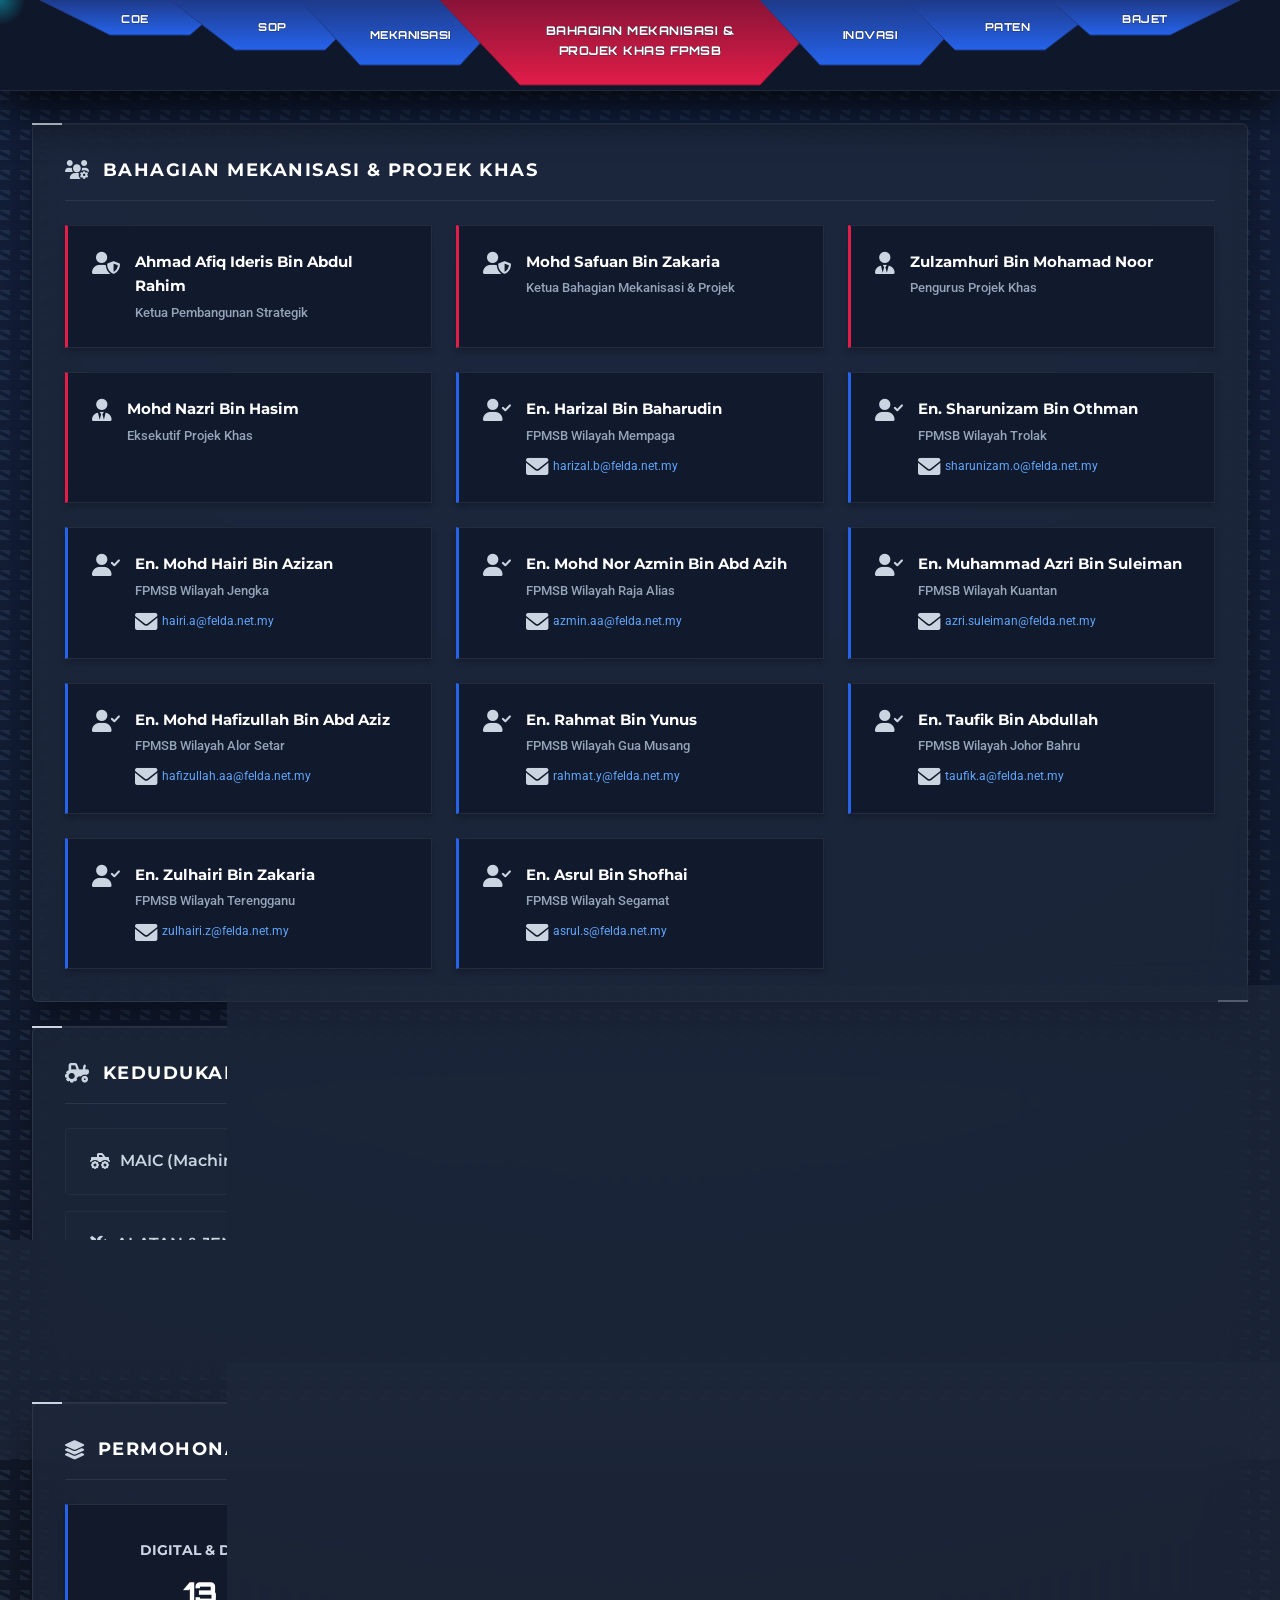
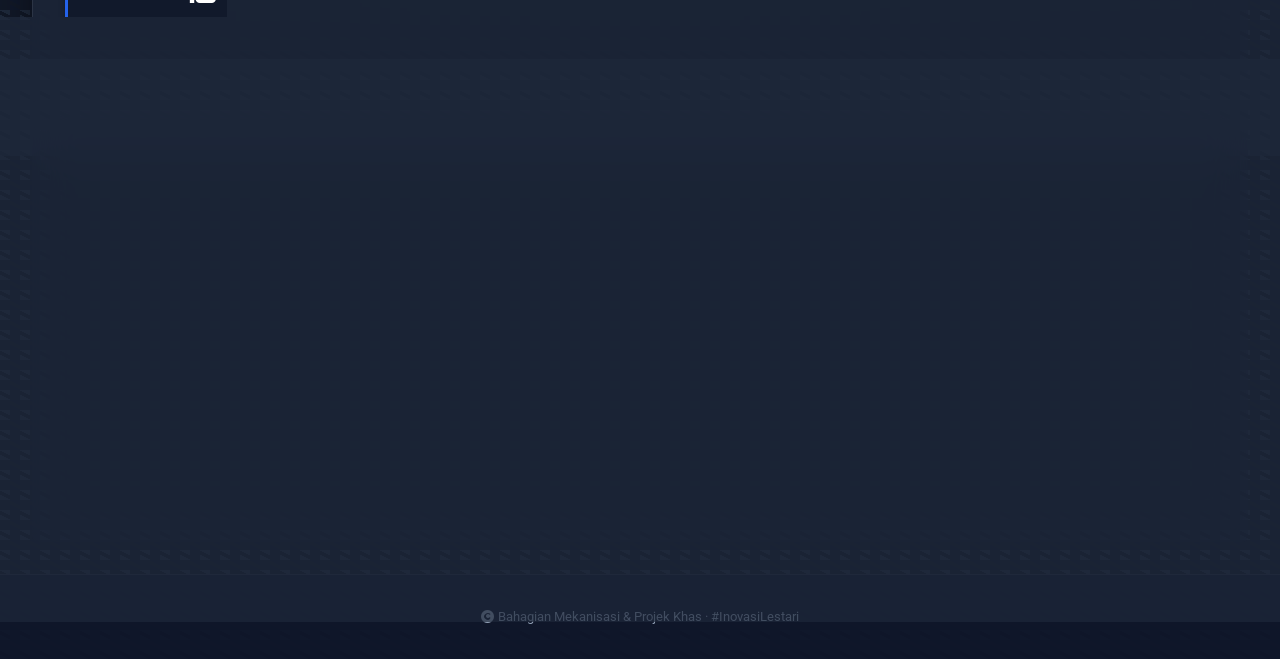
<file: projek-khas/index.html>
<!DOCTYPE html>
<html lang="ms">
<head>
    <meta charset="UTF-8">
    <meta name="viewport" content="width=device-width, initial-scale=1.0, maximum-scale=5.0, user-scalable=yes">
    <title>Home · Bahagian Mekanisasi & Projek Khas</title>
    
    <!-- Font Awesome 6 -->
    <link rel="stylesheet" href="https://cdnjs.cloudflare.com/ajax/libs/font-awesome/6.0.0-beta3/css/all.min.css">
    <!-- Google Fonts -->
    <link href="https://fonts.googleapis.com/css2?family=Montserrat:wght@400;500;600;700;800&family=Roboto:wght@300;400;500;700&family=Orbitron:wght@700;900&display=swap" rel="stylesheet">
    
    <style>
        /* ========== RESET & VARIABLES ========== */
        * {
            margin: 0;
            padding: 0;
            box-sizing: border-box;
        }

        body {
            font-family: 'Roboto', sans-serif;
            color: var(--text-main);
            line-height: 1.6;
            min-height: 100vh;
            display: flex;
            flex-direction: column;
            overflow-x: hidden;
            
            /* Kursor Mentol Inovasi */
            cursor: url('data:image/svg+xml;utf8,<svg xmlns="http://www.w3.org/2000/svg" width="36" height="36" viewBox="0 0 36 36"><path d="M18 2C11.5 2 6.5 7 6.5 13.5C6.5 17.5 9 20.5 11 23V27H25V23C27 20.5 29.5 17.5 29.5 13.5C29.5 7 24.5 2 18 2Z" fill="%232563eb" stroke="%23cbd5e1" stroke-width="1.5"/><path d="M12 28H24V31C24 32.5 22.5 34 21 34H15C13.5 34 12 32.5 12 31V28Z" fill="%23cbd5e1" stroke="%23cbd5e1" stroke-width="1"/><path d="M18 9V17 M15 12L18 17 L21 12" stroke="%2300e5ff" stroke-width="2" fill="none" stroke-linecap="round"/><circle cx="18" cy="17" r="1.5" fill="%2300e5ff"/></svg>') 18 18, auto;
            
            /* Efek Carbon Fibre */
            background-color: #0f172a;
            background-image: 
                radial-gradient(circle at 50% 0%, rgba(37, 99, 235, 0.15) 0%, transparent 70%),
                linear-gradient(27deg, #1e293b 5px, transparent 5px),
                linear-gradient(207deg, #1e293b 5px, transparent 5px),
                linear-gradient(27deg, #0f172a 5px, transparent 5px),
                linear-gradient(207deg, #0f172a 5px, transparent 5px),
                linear-gradient(90deg, #111827 10px, transparent 10px),
                linear-gradient(90deg, #111827 10px, transparent 10px);
            background-size: 100% 100%, 20px 20px, 20px 20px, 20px 20px, 20px 20px, 20px 20px, 20px 20px;
            background-position: 0 0, 0 0, 10px 10px, 10px 10px, 20px 20px, 0 0, 10px 10px;
        }

        :root {
            --cyan: #00e5ff;
            --red: #ff1a3b;
            --carbon: #0f1a24;
            --carbon-light: #151f2b;
            --white: #ffffff;
            --sapphire: #2563eb;
            --platinum: #cbd5e1;
            --text-main: #f8fafc;
            --text-muted: #94a3b8;
        }

        /* Kursor Mentol (Merah Ruby) untuk hover */
        a, button, .accordion-header {
            cursor: url('data:image/svg+xml;utf8,<svg xmlns="http://www.w3.org/2000/svg" width="36" height="36" viewBox="0 0 36 36"><path d="M18 2C11.5 2 6.5 7 6.5 13.5C6.5 17.5 9 20.5 11 23V27H25V23C27 20.5 29.5 17.5 29.5 13.5C29.5 7 24.5 2 18 2Z" fill="%23e11d48" stroke="%23cbd5e1" stroke-width="1.5"/><path d="M12 28H24V31C24 32.5 22.5 34 21 34H15C13.5 34 12 32.5 12 31V28Z" fill="%23cbd5e1" stroke="%23cbd5e1" stroke-width="1"/><path d="M18 9V17 M15 12L18 17 L21 12" stroke="%23ffffff" stroke-width="2" fill="none" stroke-linecap="round"/><circle cx="18" cy="17" r="1.5" fill="%23ffffff"/></svg>') 18 18, pointer !important;
        }

        /* ========== SCROLLBAR ========== */
        ::-webkit-scrollbar { width: 8px; height: 8px; }
        ::-webkit-scrollbar-track { background: #0f172a; }
        ::-webkit-scrollbar-thumb { background: #475569; border-radius: 4px; }
        ::-webkit-scrollbar-thumb:hover { background: #2563eb; }

        /* =========================================
           HEADER NAVIGASI (SMART HUD)
           ========================================= */
        .header-wrapper {
            position: sticky;
            top: 0;
            z-index: 1000;
            width: 100%;
            background: #0f172a; 
            display: flex;
            justify-content: center;
            filter: drop-shadow(0 15px 25px rgba(0, 0, 0, 0.9));
            border-bottom: 1px solid rgba(255, 255, 255, 0.08);
        }

        .svg-wrapper {
            position: relative;
            z-index: 2; 
            width: 100%;
            max-width: 1200px;
        }

        .header-svg {
            width: 100%;
            height: auto;
            display: block;
            overflow: visible;
        }

        .block-blue { fill: url(#gradSapphire); stroke: #1e3a8a; stroke-width: 1; stroke-linejoin: round; transition: 0.3s; }
        .block-red { fill: url(#gradRuby); stroke: #881337; stroke-width: 1; stroke-linejoin: round; transition: 0.3s; }
        
        .nav-text {
            fill: #ffffff; stroke: #0f172a; stroke-width: 0.5px; paint-order: stroke fill;
            font-family: 'Orbitron', sans-serif; font-size: 11px; font-weight: 800;
            text-anchor: middle; dominant-baseline: middle; pointer-events: none; letter-spacing: 0.5px;
        }
        .nav-text-center {
            fill: #ffffff; stroke: #0f172a; stroke-width: 0.5px; paint-order: stroke fill;
            font-family: 'Orbitron', sans-serif; font-size: 12px; font-weight: 800;
            text-anchor: middle; dominant-baseline: middle; pointer-events: none; letter-spacing: 0.5px;
        }

        .nav-group { transition: 0.3s; }
        .nav-group:hover .block-blue { fill: #3b82f6; filter: drop-shadow(0 0 8px rgba(37, 99, 235, 0.5)); }
        .nav-group:hover .block-red { fill: #f43f5e; filter: drop-shadow(0 0 8px rgba(225, 29, 72, 0.5)); }
        .nav-group:hover .nav-text { fill: #fff; stroke: none; }

        .neon-line {
            fill: none; stroke: #cbd5e1; stroke-width: 2; stroke-linecap: round; stroke-linejoin: round;
            stroke-dasharray: 1000; stroke-dashoffset: 1000;
            filter: drop-shadow(0 0 4px #ffffff);
            pointer-events: none; animation: expandFromCenter 4s linear infinite;
        }
        @keyframes expandFromCenter {
            0% { stroke-dashoffset: 1000; opacity: 1; }
            70% { stroke-dashoffset: 0; opacity: 1; }
            100% { stroke-dashoffset: 0; opacity: 0; }
        }

        /* ========== MAIN CONTAINER ========== */
        .main-container {
            flex: 1;
            padding: 2rem;
            max-width: 1300px;
            margin: 0 auto;
            width: 100%;
            display: flex;
            flex-direction: column;
            gap: 1.5rem;
        }

        /* ========== CARDS ========== */
        .card {
            background: rgba(30, 41, 59, 0.7);
            backdrop-filter: blur(20px);
            border-radius: 6px; 
            padding: 2rem;
            border: 1px solid rgba(255, 255, 255, 0.08);
            box-shadow: 0 20px 40px rgba(0, 0, 0, 0.4), inset 0 1px 0 rgba(255, 255, 255, 0.05);
            position: relative;
        }

        .card::before, .card::after {
            content: ''; position: absolute; width: 30px; height: 2px; background: #cbd5e1;
        }
        .card::before { top: -1px; left: -1px; }
        .card::after { bottom: -1px; right: -1px; }

        .card-title {
            font-family: 'Montserrat', sans-serif;
            font-size: 1.1rem;
            font-weight: 700;
            margin-bottom: 1.5rem;
            display: flex;
            align-items: center;
            gap: 12px;
            color: #fff;
            text-transform: uppercase;
            letter-spacing: 1.5px;
            border-bottom: 1px solid rgba(255, 255, 255, 0.08);
            padding-bottom: 1rem;
        }
        .card-title i { color: #cbd5e1; font-size: 1.2rem; }

        /* =========================================
           ACCORDION (EXPAND/COLLAPSE) STYLE
           ========================================= */
        .accordion {
            border: 1px solid rgba(255, 255, 255, 0.08);
            margin-bottom: 1rem;
            border-radius: 4px;
            overflow: hidden;
            background: rgba(15, 23, 42, 0.6);
        }

        .accordion-header {
            background: rgba(30, 41, 59, 0.8);
            padding: 1.2rem 1.5rem;
            display: flex;
            justify-content: space-between;
            align-items: center;
            transition: all 0.3s ease;
            border-bottom: 1px solid transparent;
        }

        .accordion-header:hover { background: rgba(37, 99, 235, 0.2); }
        .accordion.active .accordion-header { border-bottom-color: rgba(255, 255, 255, 0.08); }

        .accordion-title {
            font-family: 'Montserrat', sans-serif;
            font-size: 1rem;
            font-weight: 600;
            color: #cbd5e1;
            display: flex;
            align-items: center;
            gap: 10px;
        }

        .accordion-icon {
            color: #2563eb;
            transition: transform 0.3s ease;
        }

        .accordion.active .accordion-icon { transform: rotate(180deg); }

        .accordion-content {
            max-height: 0;
            overflow: hidden;
            transition: max-height 0.4s ease-out;
        }

        .accordion.active .accordion-content { max-height: 2000px; }

        /* ========== TABLE RESPONSIVE ========== */
        .table-responsive {
            width: 100%;
            overflow-x: auto;
            -webkit-overflow-scrolling: touch;
            border-top: 1px solid rgba(255, 255, 255, 0.08);
        }

        .mekanisasi-table {
            width: 100%;
            border-collapse: collapse;
            font-size: 0.85rem;
            min-width: 800px; /* Kunci lebar minimum supaya tak nampak senget kat mobile */
        }

        .mekanisasi-table th {
            background: rgba(15, 23, 42, 0.9);
            color: #cbd5e1;
            font-family: 'Montserrat', sans-serif;
            font-weight: 600;
            text-transform: uppercase;
            letter-spacing: 0.5px;
            padding: 1rem;
            text-align: center;
            border-bottom: 2px solid rgba(255, 255, 255, 0.08);
            border-right: 1px solid rgba(255, 255, 255, 0.05);
        }

        .mekanisasi-table td {
            padding: 0.8rem 1rem;
            border-bottom: 1px solid rgba(255, 255, 255, 0.05);
            border-right: 1px solid rgba(255, 255, 255, 0.05);
            color: #cbd5e1;
            text-align: center;
            vertical-align: middle;
        }

        .mekanisasi-table tr:hover td { background: rgba(255, 255, 255, 0.03); }

        .mekanisasi-table td.text-left { text-align: left; font-weight: 500; color: #fff; }
        .mekanisasi-table td.text-right { text-align: right; font-family: 'Orbitron', sans-serif; font-weight: 700; }
        
        .mekanisasi-table tr.total-row td {
            background: rgba(37, 99, 235, 0.15);
            color: #fff;
            font-weight: 700;
            border-top: 2px solid #2563eb;
            font-family: 'Montserrat', sans-serif;
            text-transform: uppercase;
        }

        .mekanisasi-table tr.grand-total-row td {
            background: rgba(225, 29, 72, 0.15);
            color: #fff;
            font-weight: 800;
            font-size: 1rem;
            border-top: 2px solid #e11d48;
            border-bottom: 2px solid #e11d48;
        }

        .ratio-badge {
            background: rgba(255, 255, 255, 0.1);
            padding: 0.2rem 0.6rem;
            border-radius: 4px;
            font-family: 'Roboto', sans-serif;
            font-weight: 500;
            font-size: 0.8rem;
            letter-spacing: 0.5px;
            border: 1px solid rgba(255, 255, 255, 0.1);
        }

        /* ========== SECTION KATEGORI INOVASI ========== */
        .kategori-grid {
            display: grid;
            grid-template-columns: repeat(auto-fit, minmax(220px, 1fr));
            gap: 1.5rem;
        }
        
        .kategori-item {
            background: rgba(15, 23, 42, 0.8);
            padding: 1.5rem;
            display: flex;
            flex-direction: column;
            justify-content: center;
            align-items: center;
            border: 1px solid rgba(255, 255, 255, 0.08);
            border-left: 3px solid #2563eb;
            cursor: pointer;
            transition: all 0.3s ease;
            text-align: center;
            position: relative;
            box-shadow: 0 4px 6px rgba(0,0,0,0.3);
        }
        
        .kategori-item:hover {
            background: rgba(30, 41, 59, 0.9);
            border-left-color: #60a5fa;
            transform: translateY(-3px);
            box-shadow: 0 10px 15px rgba(0,0,0,0.5);
        }

        .kategori-name {
            font-family: 'Montserrat', sans-serif;
            font-size: 0.85rem;
            font-weight: 700;
            margin-bottom: 1rem;
            color: #cbd5e1;
            text-transform: uppercase;
        }

        .kategori-count {
            color: #fff;
            font-weight: 900;
            font-family: 'Orbitron', sans-serif;
            font-size: 1.8rem;
            line-height: 1;
        }

        /* ========== SECTION INFORMASI ========== */
        .info-list { list-style: none; display: flex; flex-direction: column; gap: 1rem; }
        .info-item {
            background: rgba(15, 23, 42, 0.6);
            padding: 1.2rem 1.5rem;
            border-left: 3px solid #e11d48;
            display: flex;
            align-items: flex-start;
            gap: 15px;
            font-size: 0.95rem;
            transition: 0.3s;
            border-top: 1px solid rgba(255, 255, 255, 0.08);
            border-right: 1px solid rgba(255, 255, 255, 0.08);
            border-bottom: 1px solid rgba(255, 255, 255, 0.08);
        }
        .info-item:hover { background: rgba(30, 41, 59, 0.9); }
        .info-item i { color: #e11d48; font-size: 1.1rem; margin-top: 3px; }

        /* ========== SECTION CARTA ORGANISASI ========== */
        .org-grid {
            display: grid;
            grid-template-columns: repeat(auto-fit, minmax(280px, 1fr));
            gap: 1.5rem;
        }

        .org-card {
            background: rgba(15, 23, 42, 0.8);
            padding: 1.5rem;
            border: 1px solid rgba(255, 255, 255, 0.08);
            display: flex;
            align-items: flex-start;
            gap: 15px;
            transition: 0.3s;
            position: relative;
            box-shadow: 0 4px 6px rgba(0,0,0,0.2);
        }

        .org-card:hover { border-color: rgba(255,255,255,0.2); }

        .org-card.ketua { border-left: 3px solid #e11d48; }
        .org-card.ahli { border-left: 3px solid #2563eb; }

        .org-card i { color: #cbd5e1; font-size: 1.4rem; margin-top: 2px; }

        .org-details { flex: 1; }
        .org-name { 
            font-family: 'Montserrat', sans-serif;
            font-weight: 700; 
            color: #fff; 
            font-size: 0.95rem; 
            margin-bottom: 4px;
        }
        .org-wilayah { font-size: 0.8rem; color: #94a3b8; font-weight: 500; }
        .org-email { 
            font-size: 0.75rem; color: #60a5fa; margin-top: 8px;
            word-break: break-all; display: flex; align-items: center; gap: 5px;
        }

        /* ========== POPUP ========== */
        .popup-overlay {
            position: fixed; top: 0; left: 0; width: 100%; height: 100%;
            background-color: rgba(2, 6, 23, 0.9); backdrop-filter: blur(8px);
            z-index: 2000; display: none; align-items: center; justify-content: center; padding: 1rem;
        }
        
        .popup-card {
            background: #0f172a; border: 1px solid #cbd5e1;
            width: 100%; max-width: 550px; padding: 2rem; 
            box-shadow: 0 25px 50px rgba(0, 0, 0, 0.8);
            position: relative; overflow: hidden;
        }

        .popup-card::before {
            content: ''; position: absolute; top: 0; left: 0; width: 100%; height: 2px;
            background: linear-gradient(90deg, transparent, #cbd5e1, transparent);
        }
        .popup-card::after {
            content: ''; position: absolute; top: 0; left: 0; width: 100%; height: 100%;
            background: repeating-linear-gradient(0deg, transparent, transparent 2px, rgba(255,255,255,0.02) 2px, rgba(255,255,255,0.02) 4px);
            pointer-events: none; z-index: 0;
        }

        .popup-close {
            background: transparent; border: none; color: #94a3b8;
            font-size: 1.5rem; cursor: pointer; position: absolute; top: 15px; right: 20px; z-index: 10;
            transition: 0.3s;
        }
        .popup-close:hover { color: #fff; }

        .popup-detail h3 { 
            color: #cbd5e1; font-family: 'Montserrat', sans-serif;
            font-size: 1.1rem; margin-bottom: 1.5rem; padding-bottom: 10px;
            border-bottom: 1px solid rgba(255,255,255,0.1);
            position: relative; z-index: 1;
        }

        .popup-list { list-style: none; padding: 0; margin: 1rem 0; max-height: 300px; overflow-y: auto; }
        .popup-list li {
            padding: 0.8rem 1rem; background: rgba(0,0,0,0.2); margin-bottom: 5px;
            border-left: 2px solid transparent; display: flex; align-items: center; gap: 10px;
        }
        .popup-list li:hover { background: rgba(255,255,255,0.05); border-left-color: #cbd5e1; }

        /* ========== FOOTER ========== */
        footer {
            text-align: center; padding: 2rem; border-top: 1px solid rgba(255, 255, 255, 0.08);
            font-size: 0.8rem; color: #94a3b8; background: rgba(15, 23, 42, 0.9);
        }

        /* ========== MEDIA QUERIES (MOBILE) ========== */
        @media screen and (max-width: 900px) {
            .main-container { padding: 1.5rem 1rem; gap: 1.5rem; }
            .card { padding: 1.5rem; }
            .org-grid { grid-template-columns: 1fr; }
            .mekanisasi-table { font-size: 0.75rem; }
            .mekanisasi-table th, .mekanisasi-table td { padding: 0.5rem; }
        }

        @media screen and (max-width: 600px) {
            .org-card { width: 100%; } 
        }
    </style>
</head>
<body>

    <!-- HEADER NAVIGASI (SMART HUD) -->
    <header class="header-wrapper">
        <div class="svg-wrapper">
            <svg class="header-svg" viewBox="0 0 1200 90" xmlns="http://www.w3.org/2000/svg">
                <defs>
                    <linearGradient id="gradSapphire" x1="0%" y1="0%" x2="0%" y2="100%">
                        <stop offset="0%" stop-color="#1e3a8a" />
                        <stop offset="100%" stop-color="#2563eb" />
                    </linearGradient>
                    <linearGradient id="gradRuby" x1="0%" y1="0%" x2="0%" y2="100%">
                        <stop offset="0%" stop-color="#881337" />
                        <stop offset="100%" stop-color="#e11d48" />
                    </linearGradient>
                </defs>

                <a href="coe.html" class="nav-group">
                    <polygon class="block-blue" points="0,0 190,0 150,35 70,35" />
                    <text x="95" y="20" class="nav-text">COE</text>
                </a>
                
                <a href="sop.html" class="nav-group">
                    <polygon class="block-blue" points="130,0 335,0 285,50 195,50" />
                    <text x="232.5" y="28" class="nav-text">SOP</text>
                </a>
                
                <a href="mekanisasi.html" class="nav-group">
                    <polygon class="block-blue" points="260,0 480,0 420,65 320,65" />
                    <text x="370" y="36" class="nav-text">MEKANISASI</text>
                </a>

                <a href="index.html" class="nav-group">
                    <polygon class="block-red" points="400,0 800,0 720,85 480,85" />
                    <text x="600" y="32" class="nav-text-center">BAHAGIAN MEKANISASI &amp;</text>
                    <text x="600" y="52" class="nav-text-center">PROJEK KHAS FPMSB</text>
                </a>
                
                <a href="inovasi.html" class="nav-group">
                    <polygon class="block-blue" points="720,0 940,0 880,65 780,65" />
                    <text x="830" y="36" class="nav-text">INOVASI</text>
                </a>
                
                <a href="paten.html" class="nav-group">
                    <polygon class="block-blue" points="865,0 1070,0 1005,50 915,50" />
                    <text x="967.5" y="28" class="nav-text">PATEN</text>
                </a>
                
                <a href="budget.html" class="nav-group">
                    <polygon class="block-blue" points="1010,0 1200,0 1130,35 1050,35" />
                    <text x="1105" y="20" class="nav-text">BAJET</text>
                </a>

                <path class="neon-line" d="M 600,85 L 480,85 L 420,65 L 320,65 L 285,50 L 195,50 L 150,35 L 70,35 L 0,35" />
                <path class="neon-line" d="M 600,85 L 720,85 L 780,65 L 880,65 L 915,50 L 1005,50 L 1050,35 L 1130,35 L 1200,35" />
            </svg>
        </div>
    </header>

    <!-- POPUP DETAIL KATEGORI -->
    <div id="detailPopup" class="popup-overlay" style="display: none;">
        <div class="popup-card popup-detail" id="detailPopupContent">
            <!-- Diisi oleh JS -->
        </div>
    </div>

    <!-- MAIN CONTENT -->
    <main class="main-container">
        
                <!-- BAHAGIAN 4: CARTA ORGANISASI -->
        <section class="card">
            <div class="card-title"><i class="fas fa-users-cog"></i> BAHAGIAN MEKANISASI & PROJEK KHAS</div>
            <div class="org-grid">
                <div class="org-card ketua"><i class="fas fa-user-shield"></i><div class="org-details"><div class="org-name">Ahmad Afiq Ideris Bin Abdul Rahim</div><div class="org-wilayah">Ketua Pembangunan Strategik</div></div></div>
                <div class="org-card ketua"><i class="fas fa-user-shield"></i><div class="org-details"><div class="org-name">Mohd Safuan Bin Zakaria</div><div class="org-wilayah">Ketua Bahagian Mekanisasi & Projek</div></div></div>
                <div class="org-card ketua"><i class="fas fa-user-tie"></i><div class="org-details"><div class="org-name">Zulzamhuri Bin Mohamad Noor</div><div class="org-wilayah">Pengurus Projek Khas</div></div></div>
                <div class="org-card ketua"><i class="fas fa-user-tie"></i><div class="org-details"><div class="org-name">Mohd Nazri Bin Hasim</div><div class="org-wilayah">Eksekutif Projek Khas</div></div></div>
                
                <div class="org-card ahli"><i class="fas fa-user-check"></i><div class="org-details"><div class="org-name">En. Harizal Bin Baharudin</div><div class="org-wilayah">FPMSB Wilayah Mempaga</div><div class="org-email"><i class="fas fa-envelope"></i> harizal.b@felda.net.my</div></div></div>
                <div class="org-card ahli"><i class="fas fa-user-check"></i><div class="org-details"><div class="org-name">En. Sharunizam Bin Othman</div><div class="org-wilayah">FPMSB Wilayah Trolak</div><div class="org-email"><i class="fas fa-envelope"></i> sharunizam.o@felda.net.my</div></div></div>
                <div class="org-card ahli"><i class="fas fa-user-check"></i><div class="org-details"><div class="org-name">En. Mohd Hairi Bin Azizan</div><div class="org-wilayah">FPMSB Wilayah Jengka</div><div class="org-email"><i class="fas fa-envelope"></i> hairi.a@felda.net.my</div></div></div>
                <div class="org-card ahli"><i class="fas fa-user-check"></i><div class="org-details"><div class="org-name">En. Mohd Nor Azmin Bin Abd Azih</div><div class="org-wilayah">FPMSB Wilayah Raja Alias</div><div class="org-email"><i class="fas fa-envelope"></i> azmin.aa@felda.net.my</div></div></div>
                <div class="org-card ahli"><i class="fas fa-user-check"></i><div class="org-details"><div class="org-name">En. Muhammad Azri Bin Suleiman</div><div class="org-wilayah">FPMSB Wilayah Kuantan</div><div class="org-email"><i class="fas fa-envelope"></i> azri.suleiman@felda.net.my</div></div></div>
                <div class="org-card ahli"><i class="fas fa-user-check"></i><div class="org-details"><div class="org-name">En. Mohd Hafizullah Bin Abd Aziz</div><div class="org-wilayah">FPMSB Wilayah Alor Setar</div><div class="org-email"><i class="fas fa-envelope"></i> hafizullah.aa@felda.net.my</div></div></div>
                <div class="org-card ahli"><i class="fas fa-user-check"></i><div class="org-details"><div class="org-name">En. Rahmat Bin Yunus</div><div class="org-wilayah">FPMSB Wilayah Gua Musang</div><div class="org-email"><i class="fas fa-envelope"></i> rahmat.y@felda.net.my</div></div></div>
                <div class="org-card ahli"><i class="fas fa-user-check"></i><div class="org-details"><div class="org-name">En. Taufik Bin Abdullah</div><div class="org-wilayah">FPMSB Wilayah Johor Bahru</div><div class="org-email"><i class="fas fa-envelope"></i> taufik.a@felda.net.my</div></div></div>
                <div class="org-card ahli"><i class="fas fa-user-check"></i><div class="org-details"><div class="org-name">En. Zulhairi Bin Zakaria</div><div class="org-wilayah">FPMSB Wilayah Terengganu</div><div class="org-email"><i class="fas fa-envelope"></i> zulhairi.z@felda.net.my</div></div></div>
                <div class="org-card ahli"><i class="fas fa-user-check"></i><div class="org-details"><div class="org-name">En. Asrul Bin Shofhai</div><div class="org-wilayah">FPMSB Wilayah Segamat</div><div class="org-email"><i class="fas fa-envelope"></i> asrul.s@felda.net.my</div></div></div>
            </div>
        </section>

        
        <!-- BAHAGIAN 1: KEDUDUKAN MEKANISASI 2026 -->
        <section class="card">
            <div class="card-title"><i class="fas fa-tractor"></i> KEDUDUKAN MEKANISASI 2026</div>
            
            <!-- ACCORDION MAIC -->
            <div class="accordion" onclick="toggleAccordion(this)">
                <div class="accordion-header">
                    <div class="accordion-title"><i class="fas fa-truck-monster"></i> MAIC (Machinery)</div>
                    <i class="fas fa-chevron-down accordion-icon"></i>
                </div>
                <div class="accordion-content">
                    <div class="table-responsive">
                        <table class="mekanisasi-table">
                            <thead>
                                <tr>
                                    <th>Kategori</th>
                                    <th>Jenis Jentera</th>
                                    <th>Nama Jentera</th>
                                    <th>Bil (Unit)</th>
                                    <th>Ratio Guna (Hektar)</th>
                                </tr>
                            </thead>
                            <tbody>
                                <tr><td rowspan="5" class="text-left">3-WHEELER</td><td class="text-left">Badang</td><td>310</td><td><span class="ratio-badge">1 : 184.05</span></td></tr>
                                <tr><td class="text-left">Tough Far</td><td>19</td><td><span class="ratio-badge">1 : 157.32</span></td></tr>
                                <tr><td class="text-left">Gingga</td><td>1</td><td><span class="ratio-badge">1 : 240.50</span></td></tr>
                                <tr><td class="text-left">Electric Vehicle</td><td>103</td><td><span class="ratio-badge">1 : 253.31</span></td></tr>
                                <tr><td class="text-left">Ck Tank</td><td>53</td><td><span class="ratio-badge">1 : 246.60</span></td></tr>
                                <tr><td rowspan="2">Crawler</td><td class="text-left">Land Surf</td><td>3</td><td><span class="ratio-badge">1 : 146.24</span></td></tr>
                                <tr><td class="text-left">Komodo</td><td>134</td><td><span class="ratio-badge">1 : 235.00</span></td></tr>
                                <tr><td rowspan="3">4-WHEELER</td><td class="text-left">Lion</td><td>6</td><td><span class="ratio-badge">1 : 237.17</span></td></tr>
                                <tr><td class="text-left">Mini Traktor</td><td>116</td><td><span class="ratio-badge">1 : 198.42</span></td></tr>
                                <tr><td class="text-left">Mini Traktor Grabber</td><td>8</td><td><span class="ratio-badge">1 : 323.71</span></td></tr>
                                <tr class="total-row">
                                    <td colspan="3" class="text-right">JUMLAH MAIC</td>
                                    <td>753</td>
                                    <td><span class="ratio-badge" style="background:var(--sapphire); color:#fff; border:none;">1 : 210.36</span></td>
                                </tr>
                            </tbody>
                        </table>
                    </div>
                </div>
            </div>

            <!-- ACCORDION ALATAN -->
            <div class="accordion" onclick="toggleAccordion(this)">
                <div class="accordion-header">
                    <div class="accordion-title"><i class="fas fa-tools"></i> ALATAN & JENTERA SOKONGAN</div>
                    <i class="fas fa-chevron-down accordion-icon"></i>
                </div>
                <div class="accordion-content">
                    <div class="table-responsive">
                        <table class="mekanisasi-table">
                            <thead>
                                <tr>
                                    <th>Kategori</th>
                                    <th>Jenis Alat</th>
                                    <th>Nama Alat</th>
                                    <th>Bil (Unit)</th>
                                    <th>Ratio Guna (Hektar)</th>
                                </tr>
                            </thead>
                            <tbody>
                                <tr><td class="text-left">Penuaian</td><td>Alat Tuai</td><td class="text-left">Palm Cutter</td><td>5</td><td><span class="ratio-badge">1 : 0.00</span></td></tr>
                                <tr><td rowspan="2" class="text-left">Pembajaan</td><td rowspan="2">Alat Membaja</td><td class="text-left">Spreader</td><td>17</td><td><span class="ratio-badge">1 : 524.75</span></td></tr>
                                <tr><td class="text-left">Traktor Spreader</td><td>2</td><td><span class="ratio-badge">1 : 350.12</span></td></tr>
                                <tr><td rowspan="3" class="text-left">Meracun/Mencuci</td><td rowspan="3">Alat Meracun</td><td class="text-left">Pam CDA</td><td>2</td><td><span class="ratio-badge">1 : 157.00</span></td></tr>
                                <tr><td class="text-left">Grass Cutter</td><td>1</td><td><span class="ratio-badge">1 : 28.80</span></td></tr>
                                <tr><td class="text-left">Sprayer</td><td>3</td><td><span class="ratio-badge">1 : 205.50</span></td></tr>
                                <tr><td class="text-left">Evakuasi BTS</td><td>Bin Sistem</td><td class="text-left">Lori</td><td>17</td><td><span class="ratio-badge">1 : 606.73</span></td></tr>
                                <tr><td class="text-left">Jalan Pertanian</td><td>Buat/Baiki Jalan</td><td class="text-left">Mid-Mount Grader</td><td>5</td><td><span class="ratio-badge">1 : 205.16</span></td></tr>
                                <tr class="total-row">
                                    <td colspan="3" class="text-right">JUMLAH ALATAN</td>
                                    <td>52</td>
                                    <td><span class="ratio-badge" style="background:var(--sapphire); color:#fff; border:none;">1 : 421.55</span></td>
                                </tr>
                            </tbody>
                        </table>
                    </div>
                </div>
            </div>

            <!-- GRAND TOTAL (SENTIASA TERBUKA) -->
            <div class="grand-total-box">
                <div class="grand-total-text">Jumlah Keseluruhan</div>
                <div class="grand-total-values">
                    <span><i class="fas fa-cogs" style="font-size:0.9rem; color:var(--ruby);"></i> 805 Unit</span>
                    <span><i class="fas fa-chart-pie" style="font-size:0.9rem; color:var(--ruby);"></i> 1 : 224.01 Hektar</span>
                </div>
            </div>

        </section>

        <!-- BAHAGIAN 2: KATEGORI INOVASI -->
        <section class="card">
            <div class="card-title"><i class="fas fa-layer-group"></i> PERMOHONAN INOVASI 2026 MENGIKUT KATEGORI</div>
            <div class="kategori-grid" id="kategoriContainer">
                <!-- Diisi oleh JavaScript -->
            </div>
        </section>

        <!-- BAHAGIAN 3: INFORMASI TERKINI -->
        <section class="card">
            <div class="card-title"><i class="fas fa-bullhorn"></i> INFORMASI TERKINI</div>
            <ul class="info-list">
                <li class="info-item"><i class="fas fa-check-circle"></i> <span>PERMOHONAN PRODUK INOVASI Q1 TELAH DITUTUP PADA 31/03/2026, JUMLAH PERMOHONAN DITERIMA 48 PRODUK.</span></li>
                <li class="info-item"><i class="fas fa-check-circle"></i> <span>PERMOHONAN PRODUK DAN BAJET PENYELIDIKAN PRODUK INOVASI Q2 TELAH DIBUKA, TARIKH TUTUP PERMOHONAN PADA 30/06/2026.</span></li>
                <li class="info-item"><i class="fas fa-calendar-alt"></i> <span>RUMUSAN PERMOHONAN PRODUK & BAJET PENYELIDIKAN INOVASI Q1 TELAH DIKEMASKINI, SEMAK DI BAHAGIAN PRODUK INOVASI & BUDGET TRACKER.</span></li>
                <li class="info-item"><i class="fas fa-calendar-alt"></i> <span>SCREENING & PITCHING PRODUK INOVASI: 13 APRIL 2026, TINGKAT 28, BILIK MESYUARAT UTAMA, IBU PEJABAT FPMSB.</span></li>
            </ul>
        </section>

    </main>
    
    <footer>
        <i class="fas fa-copyright"></i> Bahagian Mekanisasi & Projek Khas · #InovasiLestari
    </footer>

    <!-- JAVASCRIPT -->
    <script>
        // Kursor Aura
        const aura = document.createElement('div');
        aura.id = 'cursor-aura';
        aura.style.cssText = 'position:fixed;top:0;left:0;width:60px;height:60px;background:radial-gradient(circle,rgba(0,229,255,0.4) 0%,transparent 60%);border-radius:50%;pointer-events:none;z-index:9999;transform:translate(-50%,-50%);mix-blend-mode:screen;transition:width 0.2s,height 0.2s,background 0.2s;';
        document.body.appendChild(aura);
        
        document.addEventListener('mousemove', (e) => {
            aura.style.left = e.clientX + 'px';
            aura.style.top = e.clientY + 'px';
        });
        document.addEventListener('mouseleave', () => { aura.style.opacity = '0'; });
        document.addEventListener('mouseenter', () => { aura.style.opacity = '1'; });

        // Fungsi Accordion
        function toggleAccordion(element) {
            const allAccordions = document.querySelectorAll('.accordion');
            
            // Jika accordion yang diklik sudah aktif, tutup ia.
            if (element.classList.contains('active')) {
                element.classList.remove('active');
                return;
            }

            // Tutup semua accordion lain
            allAccordions.forEach(acc => acc.classList.remove('active'));
            
            // Buka accordion yang diklik
            element.classList.add('active');
        }

        // Data Kategori Inovasi
        const inovasiData = [
            {bil:1,wilayah:"Gua Musang",projek:"Manpower Rekod (Mpr)",kategori:"Digital & Data"},
            {bil:2,wilayah:"Gua Musang",projek:"Intergrated Bunch Monitoring Sistem (IBMS)",kategori:"Digital & Data"},
            {bil:3,wilayah:"Gua Musang",projek:"J-Fosil",kategori:"Digital & Data"},
            {bil:4,wilayah:"Mempaga",projek:"Magnetobucket",kategori:"Inovasi Operasi Ladang"},
            {bil:5,wilayah:"Mempaga",projek:"Klau Cross Water",kategori:"Inovasi Operasi Ladang"},
            {bil:6,wilayah:"Mempaga",projek:"Predanest-klau",kategori:"ESG & Kesejahteraan"},
            {bil:7,wilayah:"Mempaga",projek:"Rodentxklau",kategori:"Inovasi Operasi Ladang"},
            {bil:8,wilayah:"Mempaga",projek:"E-checkroll",kategori:"Digital & Data"},
            {bil:9,wilayah:"Mempaga",projek:"Sambung Galah Tanpa Klip",kategori:"Inovasi Operasi Ladang"},
            {bil:10,wilayah:"Mempaga",projek:"Pengawal Tangkai Panjang",kategori:"Inovasi Operasi Ladang"},
            {bil:11,wilayah:"Mempaga",projek:"Sumber Air Mudah Alih",kategori:"Inovasi Operasi Ladang"},
            {bil:12,wilayah:"Johor Bahru",projek:"Pluvio Data Sense (Pds)",kategori:"Inovasi Operasi Ladang"},
            {bil:13,wilayah:"Johor Bahru",projek:"Tunggal Piezometer",kategori:"Inovasi Operasi Ladang"},
            {bil:14,wilayah:"Johor Bahru",projek:"Wira Soil Lestari",kategori:"Digital & Data"},
            {bil:15,wilayah:"Kuantan",projek:"Finger-kit Note",kategori:"ESG & Kesejahteraan"},
            {bil:16,wilayah:"Kuantan",projek:"Jumbo Informer",kategori:"ESG & Kesejahteraan"},
            {bil:17,wilayah:"Kuantan",projek:"Agromeasure Pro",kategori:"Inovasi Operasi Ladang"},
            {bil:18,wilayah:"Kuantan",projek:"Bailey Bridge",kategori:"Kejuruteraan & Infrastruktur"},
            {bil:19,wilayah:"Kuantan",projek:"Mud Grip",kategori:"Inovasi Operasi Ladang"},
            {bil:20,wilayah:"Kuantan",projek:"Spy Cam Bbc",kategori:"Digital & Data"},
            {bil:21,wilayah:"Kuantan",projek:"Ryg Platform Counting",kategori:"Inovasi Operasi Ladang"},
            {bil:22,wilayah:"Kuantan",projek:"Agro Bait Box Cencus (Abc)",kategori:"ESG & Kesejahteraan"},
            {bil:23,wilayah:"Kuantan",projek:"Agro Water Level",kategori:"Inovasi Operasi Ladang"},
            {bil:24,wilayah:"Kuantan",projek:"Smart Water System Mini (Swsm)",kategori:"Inovasi Operasi Ladang"},
            {bil:25,wilayah:"Segamat",projek:"Rootex (Root Extraction Tool)",kategori:"Inovasi Operasi Ladang"},
            {bil:26,wilayah:"Segamat",projek:"Eogs (Eco Owl Guard System)",kategori:"ESG & Kesejahteraan"},
            {bil:27,wilayah:"Segamat",projek:"ANIMO",kategori:"Inovasi Operasi Ladang"},
            {bil:28,wilayah:"Segamat",projek:"SARANG BURUNG BOLEH LARAS",kategori:"ESG & Kesejahteraan"},
            {bil:29,wilayah:"Segamat",projek:"E-HASIL",kategori:"Digital & Data"},
            {bil:30,wilayah:"Segamat",projek:"Roller Biji Relai",kategori:"Inovasi Operasi Ladang"},
            {bil:31,wilayah:"Segamat",projek:"E-ATTENDANCE",kategori:"Digital & Data"},
            {bil:32,wilayah:"Segamat",projek:"PROTECTING HAVEST",kategori:"Inovasi Operasi Ladang"},
            {bil:33,wilayah:"Segamat",projek:"SEREN PENGHALAU GAJAH",kategori:"Inovasi Operasi Ladang"},
            {bil:34,wilayah:"Segamat",projek:"CHECKING CHIPPING",kategori:"Inovasi Operasi Ladang"},
            {bil:35,wilayah:"Alor Setar",projek:"2-stroke",kategori:"Inovasi Operasi Ladang"},
            {bil:36,wilayah:"Alor Setar",projek:"Smart Terrace Tool",kategori:"Inovasi Operasi Ladang"},
            {bil:37,wilayah:"Alor Setar",projek:"Sharp Shooter Seed (3s)",kategori:"Inovasi Operasi Ladang"},
            {bil:38,wilayah:"Alor Setar",projek:"E-perolehan",kategori:"Digital & Data"},
            {bil:39,wilayah:"Alor Setar",projek:"E-quit",kategori:"Digital & Data"},
            {bil:40,wilayah:"Alor Setar",projek:"E-mandor",kategori:"Digital & Data"},
            {bil:41,wilayah:"Raja Alias",projek:"Fertilizer Box",kategori:"Inovasi Operasi Ladang"},
            {bil:42,wilayah:"Raja Alias",projek:"Escalator Loose Friut Collector (ELFC)",kategori:"Inovasi Operasi Ladang"},
            {bil:43,wilayah:"Trolak",projek:"1 Document Centre Wilayah Trolak (1dct)",kategori:"Digital & Data"},
            {bil:44,wilayah:"Trolak",projek:"sato chamber",kategori:"Kejuruteraan & Infrastruktur"},
            {bil:45,wilayah:"Terengganu",projek:"E-trespasser Alert V2",kategori:"Digital & Data"},
            {bil:46,wilayah:"Terengganu",projek:"Tank Fertilizer (Ft)",kategori:"Inovasi Operasi Ladang"},
            {bil:47,wilayah:"Jengka",projek:"PERUMAH AIR DAN BAJA",kategori:"Inovasi Operasi Ladang"},
            {bil:48,wilayah:"Jengka",projek:"J5/4 SMART RAIN GAUGE",kategori:"Inovasi Operasi Ladang"}
        ];

        function showKategoriPopup(kategori) {
            const projekDalamKategori = inovasiData.filter(item => item.kategori === kategori);
            
            let listHTML = '<ul class="popup-list" style="font-family: \'Roboto\', sans-serif;">';
            projekDalamKategori.forEach(item => {
                listHTML += `<li>
                    <i class="fas fa-cube" style="color: #94a3b8; font-size: 0.8rem;"></i>
                    <span>${item.projek}</span>
                </li>`;
            });
            listHTML += '</ul>';
            
            const popup = document.getElementById('detailPopupContent');
            popup.innerHTML = `
                <button class="popup-close" onclick="closeDetailPopup()"><i class="fas fa-times-circle"></i></button>
                <h3><i class="fas fa-folder-open" style="color: #cbd5e1;"></i> ${kategori} <span style="color:#64748b; font-size:0.9rem; font-weight:400;">(${projekDalamKategori.length} projek)</span></h3>
                ${listHTML}
                <div style="text-align: center; margin-top: 1.5rem;">
                    <button onclick="closeDetailPopup()" style="background:transparent; color:#fff; border:1px solid rgba(255,255,255,0.2); padding:0.6rem 2rem; font-weight:600; cursor:pointer; font-family:'Montserrat'; text-transform:uppercase; letter-spacing:1px; transition:0.3s; border-radius:4px;" onmouseover="this.style.background='rgba(255,255,255,0.1)'" onmouseout="this.style.background='transparent'">Tutup</button>
                </div>
            `;
            document.getElementById('detailPopup').style.display = 'flex';
        }

        function closeDetailPopup() {
            document.getElementById('detailPopup').style.display = 'none';
        }

        function renderKategoriStats() {
            const kategoriCount = {
                "Digital & Data": 0,
                "Inovasi Operasi Ladang": 0,
                "ESG & Kesejahteraan": 0,
                "Kejuruteraan & Infrastruktur": 0
            };
            
            inovasiData.forEach(item => {
                if (kategoriCount.hasOwnProperty(item.kategori)) {
                    kategoriCount[item.kategori]++;
                }
            });

            const kategoriContainer = document.getElementById('kategoriContainer');
            if (kategoriContainer) {
                let html = '';
                for (const [kategori, count] of Object.entries(kategoriCount)) {
                    html += `
                        <div class="kategori-item" onclick="showKategoriPopup('${kategori}')">
                            <span class="kategori-name">${kategori}</span>
                            <span class="kategori-count">${count}</span>
                        </div>
                    `;
                }
                kategoriContainer.innerHTML = html;
            }
        }

        document.addEventListener('DOMContentLoaded', function() {
            renderKategoriStats();
        });

        window.showKategoriPopup = showKategoriPopup;
        window.closeDetailPopup = closeDetailPopup;
        window.toggleAccordion = toggleAccordion;
    </script>
</body>
</html>
</file>
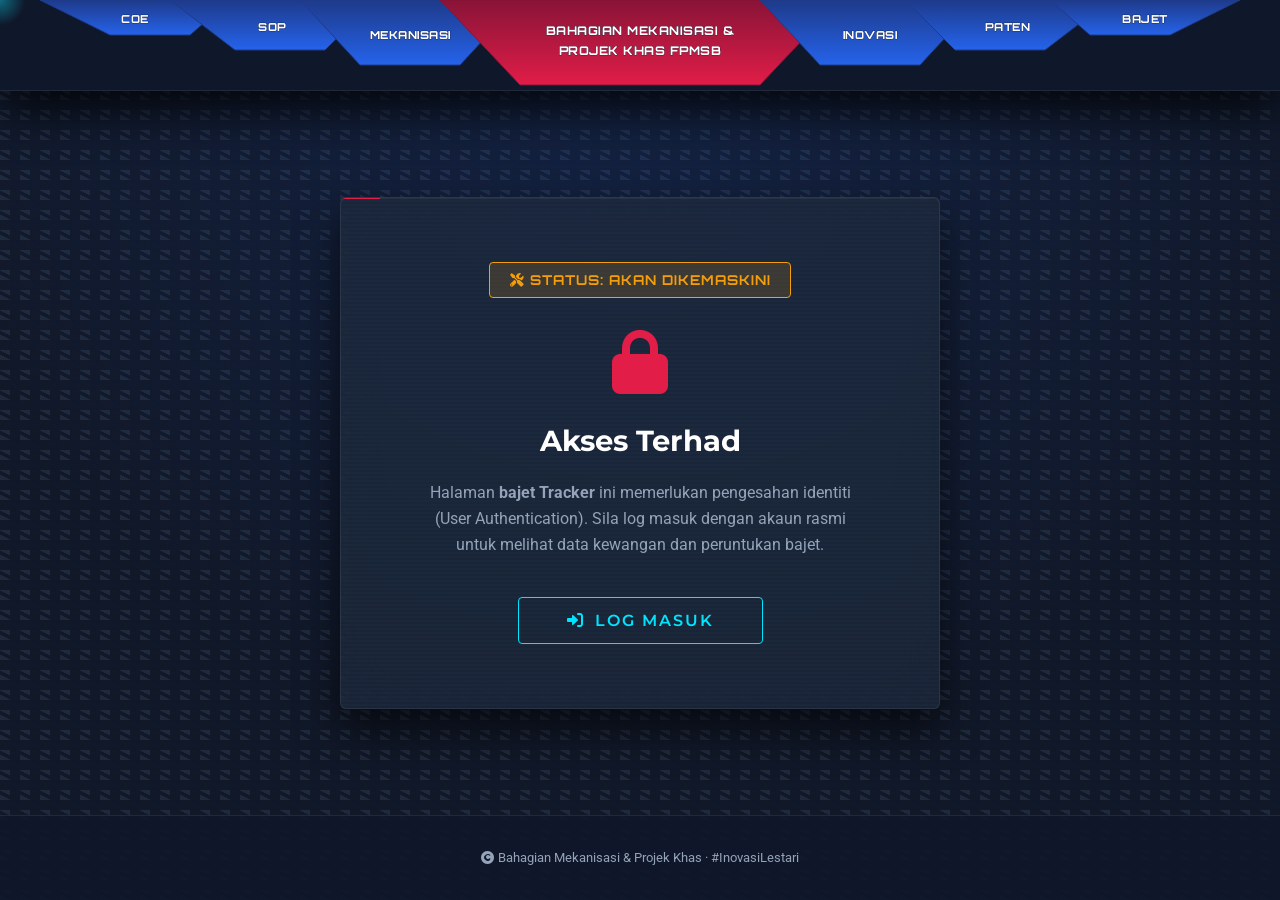
<file: projek-khas/budget.html>
<!DOCTYPE html>
<html lang="ms">
<head>
    <meta charset="UTF-8">
    <meta name="viewport" content="width=device-width, initial-scale=1.0, maximum-scale=5.0, user-scalable=yes">
    <title>bajet Tracker · Bahagian Mekanisasi & Projek Khas</title>
    
    <!-- Font Awesome 6 -->
    <link rel="stylesheet" href="https://cdnjs.cloudflare.com/ajax/libs/font-awesome/6.0.0-beta3/css/all.min.css">
    <!-- Google Fonts -->
    <link href="https://fonts.googleapis.com/css2?family=Montserrat:wght@400;500;600;700;800&family=Roboto:wght@300;400;500;700&family=Orbitron:wght@700;900&display=swap" rel="stylesheet">

    <style>
        /* ========== RESET & VARIABLES ========== */
        * {
            margin: 0;
            padding: 0;
            box-sizing: border-box;
        }

        :root {
            --bg-base: #0f172a;
            --card-bg: rgba(30, 41, 59, 0.7);
            --border-color: rgba(255, 255, 255, 0.08);
            --text-main: #f8fafc;
            --text-muted: #94a3b8;
            --sapphire: #2563eb;
            --ruby: #e11d48;
            --platinum: #cbd5e1;
            --cyan: #00e5ff;
            --orange: #f59e0b;
        }

        body {
            font-family: 'Roboto', sans-serif;
            color: var(--text-main);
            line-height: 1.6;
            min-height: 100vh;
            display: flex;
            flex-direction: column;
            overflow-x: hidden;
            
            /* Kursor Mentol Inovasi (Biru Sapphire) */
            cursor: url('data:image/svg+xml;utf8,<svg xmlns="http://www.w3.org/2000/svg" width="36" height="36" viewBox="0 0 36 36"><path d="M18 2C11.5 2 6.5 7 6.5 13.5C6.5 17.5 9 20.5 11 23V27H25V23C27 20.5 29.5 17.5 29.5 13.5C29.5 7 24.5 2 18 2Z" fill="%232563eb" stroke="%23cbd5e1" stroke-width="1.5"/><path d="M12 28H24V31C24 32.5 22.5 34 21 34H15C13.5 34 12 32.5 12 31V28Z" fill="%23cbd5e1" stroke="%23cbd5e1" stroke-width="1"/><path d="M18 9V17 M15 12L18 17 L21 12" stroke="%2300e5ff" stroke-width="2" fill="none" stroke-linecap="round"/><circle cx="18" cy="17" r="1.5" fill="%2300e5ff"/></svg>') 18 18, auto;
            
            /* Efek Carbon Fibre */
            background-color: var(--bg-base);
            background-image: 
                radial-gradient(circle at 50% 0%, rgba(37, 99, 235, 0.15) 0%, transparent 70%),
                linear-gradient(27deg, #1e293b 5px, transparent 5px),
                linear-gradient(207deg, #1e293b 5px, transparent 5px),
                linear-gradient(27deg, #0f172a 5px, transparent 5px),
                linear-gradient(207deg, #0f172a 5px, transparent 5px),
                linear-gradient(90deg, #111827 10px, transparent 10px),
                linear-gradient(90deg, #111827 10px, transparent 10px);
            background-size: 100% 100%, 20px 20px, 20px 20px, 20px 20px, 20px 20px, 20px 20px, 20px 20px;
            background-position: 0 0, 0 0, 10px 10px, 10px 10px, 20px 20px, 0 0, 10px 10px;
        }

        /* Kursor Mentol (Merah Ruby) untuk hover */
        a, button {
            cursor: url('data:image/svg+xml;utf8,<svg xmlns="http://www.w3.org/2000/svg" width="36" height="36" viewBox="0 0 36 36"><path d="M18 2C11.5 2 6.5 7 6.5 13.5C6.5 17.5 9 20.5 11 23V27H25V23C27 20.5 29.5 17.5 29.5 13.5C29.5 7 24.5 2 18 2Z" fill="%23e11d48" stroke="%23cbd5e1" stroke-width="1.5"/><path d="M12 28H24V31C24 32.5 22.5 34 21 34H15C13.5 34 12 32.5 12 31V28Z" fill="%23cbd5e1" stroke="%23cbd5e1" stroke-width="1"/><path d="M18 9V17 M15 12L18 17 L21 12" stroke="%23ffffff" stroke-width="2" fill="none" stroke-linecap="round"/><circle cx="18" cy="17" r="1.5" fill="%23ffffff"/></svg>') 18 18, pointer !important;
        }

        /* Efek Glow Pulse (Aura Kursor) */
        #cursor-aura {
            position: fixed;
            top: 0; left: 0;
            width: 60px; height: 60px;
            background: radial-gradient(circle, rgba(0, 229, 255, 0.4) 0%, transparent 60%);
            border-radius: 50%;
            pointer-events: none;
            z-index: 9999;
            transform: translate(-50%, -50%);
            animation: pulseAura 1.5s infinite alternate;
            mix-blend-mode: screen;
            transition: width 0.2s, height 0.2s, background 0.2s;
        }
        body:has(a:hover) #cursor-aura, body:has(button:hover) #cursor-aura {
            background: radial-gradient(circle, rgba(225, 29, 72, 0.5) 0%, transparent 60%);
        }
        @keyframes pulseAura {
            0% { transform: translate(-50%, -50%) scale(0.6); opacity: 0.6; }
            100% { transform: translate(-50%, -50%) scale(1.2); opacity: 1; }
        }

        /* ========== SCROLLBAR ========== */
        ::-webkit-scrollbar { width: 8px; height: 8px; }
        ::-webkit-scrollbar-track { background: var(--bg-base); }
        ::-webkit-scrollbar-thumb { background: #475569; border-radius: 4px; }
        ::-webkit-scrollbar-thumb:hover { background: var(--sapphire); }

        /* =========================================
           HEADER NAVIGASI (SMART HUD)
           ========================================= */
        .header-wrapper {
            position: sticky;
            top: 0;
            z-index: 1000;
            width: 100%;
            background: var(--bg-base); 
            display: flex;
            justify-content: center;
            filter: drop-shadow(0 15px 25px rgba(0, 0, 0, 0.9));
            border-bottom: 1px solid var(--border-color);
        }

        .svg-wrapper {
            position: relative;
            z-index: 2; 
            width: 100%;
            max-width: 1200px;
        }

        .header-svg {
            width: 100%;
            height: auto;
            display: block;
            overflow: visible;
        }

        .block-blue { fill: url(#gradSapphire); stroke: #1e3a8a; stroke-width: 1; stroke-linejoin: round; transition: 0.3s; }
        .block-red { fill: url(#gradRuby); stroke: #881337; stroke-width: 1; stroke-linejoin: round; transition: 0.3s; }
        
        .nav-text {
            fill: #ffffff; stroke: #0f172a; stroke-width: 0.5px; paint-order: stroke fill;
            font-family: 'Orbitron', sans-serif; font-size: 11px; font-weight: 800;
            text-anchor: middle; dominant-baseline: middle; pointer-events: none; letter-spacing: 0.5px;
        }
        .nav-text-center {
            fill: #ffffff; stroke: #0f172a; stroke-width: 0.5px; paint-order: stroke fill;
            font-family: 'Orbitron', sans-serif; font-size: 12px; font-weight: 800;
            text-anchor: middle; dominant-baseline: middle; pointer-events: none; letter-spacing: 0.5px;
        }

        .nav-group { transition: 0.3s; }
        .nav-group:hover .block-blue { fill: #3b82f6; filter: drop-shadow(0 0 8px rgba(37, 99, 235, 0.5)); }
        .nav-group:hover .block-red { fill: #f43f5e; filter: drop-shadow(0 0 8px rgba(225, 29, 72, 0.5)); }
        .nav-group:hover .nav-text { fill: #fff; stroke: none; }

        .neon-line {
            fill: none; stroke: var(--platinum); stroke-width: 2; stroke-linecap: round; stroke-linejoin: round;
            stroke-dasharray: 1000; stroke-dashoffset: 1000;
            filter: drop-shadow(0 0 4px #ffffff);
            pointer-events: none; animation: expandFromCenter 4s linear infinite;
        }
        @keyframes expandFromCenter {
            0% { stroke-dashoffset: 1000; opacity: 1; }
            70% { stroke-dashoffset: 0; opacity: 1; }
            100% { stroke-dashoffset: 0; opacity: 0; }
        }

        /* ========== MAIN CONTAINER ========== */
        .main-container {
            flex: 1;
            padding: 3rem 2rem;
            max-width: 1300px;
            margin: 0 auto;
            width: 100%;
            display: flex;
            justify-content: center;
            align-items: center; /* Pusatkan kandungan secara menegak */
        }

        /* =========================================
           LOCKED SCREEN CARD
           ========================================= */
        .lock-card {
            background: var(--card-bg);
            backdrop-filter: blur(20px);
            border-radius: 6px; 
            padding: 4rem 3rem;
            border: 1px solid var(--border-color);
            box-shadow: 0 20px 40px rgba(0, 0, 0, 0.6), inset 0 1px 0 rgba(255, 255, 255, 0.05);
            position: relative;
            text-align: center;
            max-width: 600px;
            width: 100%;
            overflow: hidden;
        }

        /* Aksen Sudut Logam */
        .lock-card::before, .lock-card::after {
            content: ''; position: absolute; width: 40px; height: 2px; background: var(--ruby);
        }
        .lock-card::before { top: -1px; left: -1px; }
        .lock-card::after { bottom: -1px; right: -1px; }

        /* Efek Scanline */
        .lock-card::after {
            content: ''; position: absolute; top: 0; left: 0; width: 100%; height: 100%;
            background: repeating-linear-gradient(0deg, transparent, transparent 2px, rgba(0, 229, 255, 0.02) 2px, rgba(0, 229, 255, 0.02) 4px);
            pointer-events: none; z-index: 0;
        }

        .lock-icon {
            font-size: 4rem;
            color: var(--ruby);
            margin-bottom: 1.5rem;
            position: relative;
            z-index: 1;
            animation: pulseLock 2s infinite alternate;
        }

        @keyframes pulseLock {
            0% { text-shadow: 0 0 10px rgba(225, 29, 72, 0.3); }
            100% { text-shadow: 0 0 30px rgba(225, 29, 72, 0.8), 0 0 50px rgba(225, 29, 72, 0.4); }
        }

        .lock-title {
            font-family: 'Montserrat', sans-serif;
            font-size: 1.8rem;
            font-weight: 700;
            color: #fff;
            margin-bottom: 1rem;
            position: relative; z-index: 1;
        }

        .lock-desc {
            font-size: 1rem;
            color: var(--text-muted);
            margin-bottom: 2.5rem;
            position: relative; z-index: 1;
            max-width: 450px;
            margin-left: auto;
            margin-right: auto;
        }

        .status-badge-hold {
            display: inline-block;
            background: rgba(245, 158, 11, 0.15);
            color: var(--orange);
            border: 1px solid var(--orange);
            padding: 0.4rem 1.2rem;
            border-radius: 4px;
            font-family: 'Orbitron', sans-serif;
            font-size: 0.85rem;
            font-weight: 700;
            letter-spacing: 1px;
            margin-bottom: 2rem;
            position: relative; z-index: 1;
        }

        .btn-login {
            background: transparent;
            color: var(--cyan);
            border: 1px solid var(--cyan);
            padding: 0.8rem 3rem;
            border-radius: 4px;
            font-family: 'Montserrat', sans-serif;
            font-size: 1rem;
            font-weight: 600;
            text-transform: uppercase;
            letter-spacing: 2px;
            transition: 0.3s;
            position: relative; z-index: 1;
            display: inline-flex;
            align-items: center;
            gap: 10px;
        }

        .btn-login:hover {
            background: rgba(0, 229, 255, 0.1);
            box-shadow: 0 0 20px rgba(0, 229, 255, 0.3);
        }

        /* ========== FOOTER ========== */
        footer {
            text-align: center; padding: 2rem; border-top: 1px solid var(--border-color);
            font-size: 0.8rem; color: var(--text-muted); background: rgba(15, 23, 42, 0.9);
        }

        /* ========== RESPONSIVE ========== */
        @media screen and (max-width: 900px) {
            .main-container { padding: 1.5rem 1rem; }
            .lock-card { padding: 3rem 1.5rem; }
            .lock-title { font-size: 1.4rem; }
        }
    </style>
</head>
<body>

    <!-- EFEK GLOW PULSE (AURA) -->
    <div id="cursor-aura"></div>

    <!-- HEADER NAVIGASI (SMART HUD) -->
    <header class="header-wrapper">
        <div class="svg-wrapper">
            <svg class="header-svg" viewBox="0 0 1200 90" xmlns="http://www.w3.org/2000/svg">
                <defs>
                    <linearGradient id="gradSapphire" x1="0%" y1="0%" x2="0%" y2="100%">
                        <stop offset="0%" stop-color="#1e3a8a" />
                        <stop offset="100%" stop-color="#2563eb" />
                    </linearGradient>
                    <linearGradient id="gradRuby" x1="0%" y1="0%" x2="0%" y2="100%">
                        <stop offset="0%" stop-color="#881337" />
                        <stop offset="100%" stop-color="#e11d48" />
                    </linearGradient>
                </defs>

                <a href="coe.html" class="nav-group">
                    <polygon class="block-blue" points="0,0 190,0 150,35 70,35" />
                    <text x="95" y="20" class="nav-text">COE</text>
                </a>
                
                <a href="sop.html" class="nav-group">
                    <polygon class="block-blue" points="130,0 335,0 285,50 195,50" />
                    <text x="232.5" y="28" class="nav-text">SOP</text>
                </a>
                
                <a href="mekanisasi.html" class="nav-group">
                    <polygon class="block-blue" points="260,0 480,0 420,65 320,65" />
                    <text x="370" y="36" class="nav-text">MEKANISASI</text>
                </a>

                <a href="index.html" class="nav-group">
                    <polygon class="block-red" points="400,0 800,0 720,85 480,85" />
                    <text x="600" y="32" class="nav-text-center">BAHAGIAN MEKANISASI &amp;</text>
                    <text x="600" y="52" class="nav-text-center">PROJEK KHAS FPMSB</text>
                </a>
                
                <a href="inovasi.html" class="nav-group">
                    <polygon class="block-blue" points="720,0 940,0 880,65 780,65" />
                    <text x="830" y="36" class="nav-text">INOVASI</text>
                </a>
                
                <a href="paten.html" class="nav-group">
                    <polygon class="block-blue" points="865,0 1070,0 1005,50 915,50" />
                    <text x="967.5" y="28" class="nav-text">PATEN</text>
                </a>
                
                <a href="bajet.html" class="nav-group">
                    <polygon class="block-blue" points="1010,0 1200,0 1130,35 1050,35" />
                    <text x="1105" y="20" class="nav-text">BAJET</text>
                </a>

                <path class="neon-line" d="M 600,85 L 480,85 L 420,65 L 320,65 L 285,50 L 195,50 L 150,35 L 70,35 L 0,35" />
                <path class="neon-line" d="M 600,85 L 720,85 L 780,65 L 880,65 L 915,50 L 1005,50 L 1050,35 L 1130,35 L 1200,35" />
            </svg>
        </div>
    </header>

    <!-- MAIN CONTENT -->
    <main class="main-container">
        
        <div class="lock-card">
            <!-- Status Badge -->
            <div class="status-badge-hold">
                <i class="fas fa-tools"></i> STATUS: AKAN DIKEMASKINI
            </div>

            <!-- Ikon Kunci -->
            <div>
                <i class="fas fa-lock lock-icon"></i>
            </div>

            <!-- Teks -->
            <h1 class="lock-title">Akses Terhad</h1>
            <p class="lock-desc">
                Halaman <strong>bajet Tracker</strong> ini memerlukan pengesahan identiti (User Authentication). 
                Sila log masuk dengan akaun rasmi untuk melihat data kewangan dan peruntukan bajet.
            </p>

            <!-- Butang Placeholder -->
            <button class="btn-login" onclick="alert('Sistem Log Masuk (Authentication) akan diaktifkan tidak lama lagi.');">
                <i class="fas fa-sign-in-alt"></i> Log Masuk
            </button>
        </div>

    </main>
    
    <footer>
        <i class="fas fa-copyright"></i> Bahagian Mekanisasi & Projek Khas · #InovasiLestari
    </footer>

    <!-- JAVASCRIPT -->
    <script>
        // Logik Kursor Aura (Glow Pulse)
        const aura = document.getElementById('cursor-aura');
        document.addEventListener('mousemove', (e) => {
            aura.style.left = e.clientX + 'px';
            aura.style.top = e.clientY + 'px';
        });
        document.addEventListener('mouseleave', () => { aura.style.opacity = '0'; });
        document.addEventListener('mouseenter', () => { aura.style.opacity = '1'; });
    </script>
</body>
</html>
</file>
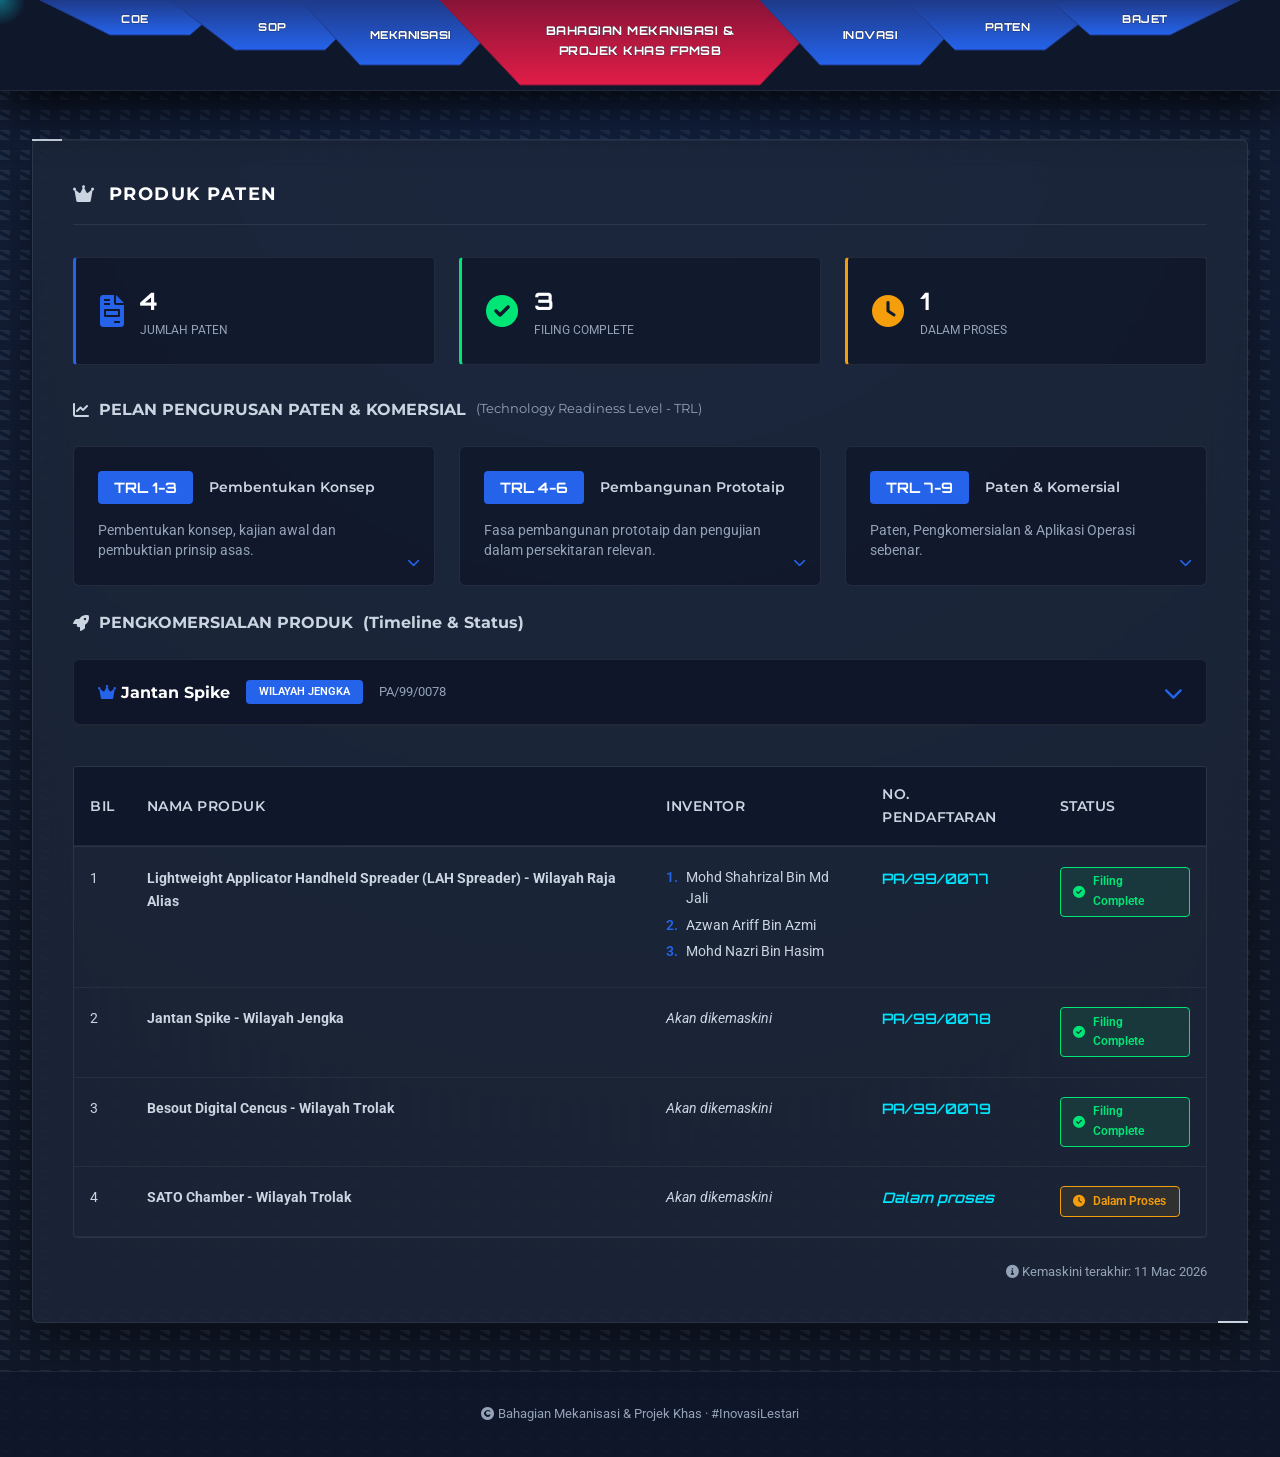
<file: projek-khas/paten.html>
<!DOCTYPE html>
<html lang="ms">
<head>
    <meta charset="UTF-8">
    <meta name="viewport" content="width=device-width, initial-scale=1.0, maximum-scale=5.0, user-scalable=yes">
    <title>Produk Paten · Bahagian Mekanisasi & Projek Khas</title>
    
    <!-- Font Awesome 6 -->
    <link rel="stylesheet" href="https://cdnjs.cloudflare.com/ajax/libs/font-awesome/6.0.0-beta3/css/all.min.css">
    <!-- Google Fonts -->
    <link href="https://fonts.googleapis.com/css2?family=Montserrat:wght@400;500;600;700;800&family=Roboto:wght@300;400;500;700&family=Orbitron:wght@700;900&display=swap" rel="stylesheet">

    <style>
        /* ========== RESET & VARIABLES ========== */
        * {
            margin: 0;
            padding: 0;
            box-sizing: border-box;
        }

        :root {
            --bg-base: #0f172a;
            --card-bg: rgba(30, 41, 59, 0.7);
            --border-color: rgba(255, 255, 255, 0.08);
            --text-main: #f8fafc;
            --text-muted: #94a3b8;
            --sapphire: #2563eb;
            --ruby: #e11d48;
            --platinum: #cbd5e1;
            --cyan: #00e5ff;
            --green: #00e676;
            --orange: #f59e0b;
        }

        body {
            font-family: 'Roboto', sans-serif;
            color: var(--text-main);
            line-height: 1.6;
            min-height: 100vh;
            display: flex;
            flex-direction: column;
            overflow-x: hidden;
            
            /* Kursor Mentol Inovasi (Biru Sapphire) */
            cursor: url('data:image/svg+xml;utf8,<svg xmlns="http://www.w3.org/2000/svg" width="36" height="36" viewBox="0 0 36 36"><path d="M18 2C11.5 2 6.5 7 6.5 13.5C6.5 17.5 9 20.5 11 23V27H25V23C27 20.5 29.5 17.5 29.5 13.5C29.5 7 24.5 2 18 2Z" fill="%232563eb" stroke="%23cbd5e1" stroke-width="1.5"/><path d="M12 28H24V31C24 32.5 22.5 34 21 34H15C13.5 34 12 32.5 12 31V28Z" fill="%23cbd5e1" stroke="%23cbd5e1" stroke-width="1"/><path d="M18 9V17 M15 12L18 17 L21 12" stroke="%2300e5ff" stroke-width="2" fill="none" stroke-linecap="round"/><circle cx="18" cy="17" r="1.5" fill="%2300e5ff"/></svg>') 18 18, auto;
            
            /* Efek Carbon Fibre */
            background-color: var(--bg-base);
            background-image: 
                radial-gradient(circle at 50% 0%, rgba(37, 99, 235, 0.15) 0%, transparent 70%),
                linear-gradient(27deg, #1e293b 5px, transparent 5px),
                linear-gradient(207deg, #1e293b 5px, transparent 5px),
                linear-gradient(27deg, #0f172a 5px, transparent 5px),
                linear-gradient(207deg, #0f172a 5px, transparent 5px),
                linear-gradient(90deg, #111827 10px, transparent 10px),
                linear-gradient(90deg, #111827 10px, transparent 10px);
            background-size: 100% 100%, 20px 20px, 20px 20px, 20px 20px, 20px 20px, 20px 20px, 20px 20px;
            background-position: 0 0, 0 0, 10px 10px, 10px 10px, 20px 20px, 0 0, 10px 10px;
        }

        /* Kursor Mentol (Merah Ruby) untuk hover */
        a, button, .accordion-header, .trl-card, .commercial-header {
            cursor: url('data:image/svg+xml;utf8,<svg xmlns="http://www.w3.org/2000/svg" width="36" height="36" viewBox="0 0 36 36"><path d="M18 2C11.5 2 6.5 7 6.5 13.5C6.5 17.5 9 20.5 11 23V27H25V23C27 20.5 29.5 17.5 29.5 13.5C29.5 7 24.5 2 18 2Z" fill="%23e11d48" stroke="%23cbd5e1" stroke-width="1.5"/><path d="M12 28H24V31C24 32.5 22.5 34 21 34H15C13.5 34 12 32.5 12 31V28Z" fill="%23cbd5e1" stroke="%23cbd5e1" stroke-width="1"/><path d="M18 9V17 M15 12L18 17 L21 12" stroke="%23ffffff" stroke-width="2" fill="none" stroke-linecap="round"/><circle cx="18" cy="17" r="1.5" fill="%23ffffff"/></svg>') 18 18, pointer !important;
        }

        /* Efek Glow Pulse (Aura Kursor) */
        #cursor-aura {
            position: fixed;
            top: 0; left: 0;
            width: 60px; height: 60px;
            background: radial-gradient(circle, rgba(0, 229, 255, 0.4) 0%, transparent 60%);
            border-radius: 50%;
            pointer-events: none;
            z-index: 9999;
            transform: translate(-50%, -50%);
            animation: pulseAura 1.5s infinite alternate;
            mix-blend-mode: screen;
            transition: width 0.2s, height 0.2s, background 0.2s;
        }
        body:has(a:hover) #cursor-aura, body:has(.trl-card:hover) #cursor-aura, body:has(.commercial-header:hover) #cursor-aura {
            background: radial-gradient(circle, rgba(225, 29, 72, 0.5) 0%, transparent 60%);
        }
        @keyframes pulseAura {
            0% { transform: translate(-50%, -50%) scale(0.6); opacity: 0.6; }
            100% { transform: translate(-50%, -50%) scale(1.2); opacity: 1; }
        }

        /* ========== SCROLLBAR ========== */
        ::-webkit-scrollbar { width: 8px; height: 8px; }
        ::-webkit-scrollbar-track { background: var(--bg-base); }
        ::-webkit-scrollbar-thumb { background: #475569; border-radius: 4px; }
        ::-webkit-scrollbar-thumb:hover { background: var(--sapphire); }

        /* =========================================
           HEADER NAVIGASI (SMART HUD)
           ========================================= */
        .header-wrapper {
            position: sticky;
            top: 0;
            z-index: 1000;
            width: 100%;
            background: var(--bg-base); 
            display: flex;
            justify-content: center;
            filter: drop-shadow(0 15px 25px rgba(0, 0, 0, 0.9));
            border-bottom: 1px solid var(--border-color);
        }

        .svg-wrapper {
            position: relative;
            z-index: 2; 
            width: 100%;
            max-width: 1200px;
        }

        .header-svg {
            width: 100%;
            height: auto;
            display: block;
            overflow: visible;
        }

        .block-blue { fill: url(#gradSapphire); stroke: #1e3a8a; stroke-width: 1; stroke-linejoin: round; transition: 0.3s; }
        .block-red { fill: url(#gradRuby); stroke: #881337; stroke-width: 1; stroke-linejoin: round; transition: 0.3s; }
        
        .nav-text {
            fill: #ffffff; stroke: #0f172a; stroke-width: 0.5px; paint-order: stroke fill;
            font-family: 'Orbitron', sans-serif; font-size: 11px; font-weight: 800;
            text-anchor: middle; dominant-baseline: middle; pointer-events: none; letter-spacing: 0.5px;
        }
        .nav-text-center {
            fill: #ffffff; stroke: #0f172a; stroke-width: 0.5px; paint-order: stroke fill;
            font-family: 'Orbitron', sans-serif; font-size: 12px; font-weight: 800;
            text-anchor: middle; dominant-baseline: middle; pointer-events: none; letter-spacing: 0.5px;
        }

        .nav-group { transition: 0.3s; }
        .nav-group:hover .block-blue { fill: #3b82f6; filter: drop-shadow(0 0 8px rgba(37, 99, 235, 0.5)); }
        .nav-group:hover .block-red { fill: #f43f5e; filter: drop-shadow(0 0 8px rgba(225, 29, 72, 0.5)); }
        .nav-group:hover .nav-text { fill: #fff; stroke: none; }

        .neon-line {
            fill: none; stroke: var(--platinum); stroke-width: 2; stroke-linecap: round; stroke-linejoin: round;
            stroke-dasharray: 1000; stroke-dashoffset: 1000;
            filter: drop-shadow(0 0 4px #ffffff);
            pointer-events: none; animation: expandFromCenter 4s linear infinite;
        }
        @keyframes expandFromCenter {
            0% { stroke-dashoffset: 1000; opacity: 1; }
            70% { stroke-dashoffset: 0; opacity: 1; }
            100% { stroke-dashoffset: 0; opacity: 0; }
        }

        /* ========== MAIN CONTAINER ========== */
        .main-container {
            flex: 1;
            padding: 3rem 2rem;
            max-width: 1300px;
            margin: 0 auto;
            width: 100%;
            display: flex;
            flex-direction: column;
            gap: 2.5rem;
        }

        /* ========== CARDS ========== */
        .card {
            background: var(--card-bg);
            backdrop-filter: blur(20px);
            border-radius: 6px; 
            padding: 2.5rem;
            border: 1px solid var(--border-color);
            box-shadow: 0 20px 40px rgba(0, 0, 0, 0.4), inset 0 1px 0 rgba(255, 255, 255, 0.05);
            position: relative;
        }

        .card::before, .card::after {
            content: ''; position: absolute; width: 30px; height: 2px; background: var(--platinum);
        }
        .card::before { top: -1px; left: -1px; }
        .card::after { bottom: -1px; right: -1px; }

        .card-title {
            font-family: 'Montserrat', sans-serif;
            font-size: 1.1rem;
            font-weight: 700;
            margin-bottom: 2rem;
            display: flex;
            align-items: center;
            gap: 12px;
            color: #fff;
            text-transform: uppercase;
            letter-spacing: 1.5px;
            border-bottom: 1px solid var(--border-color);
            padding-bottom: 1rem;
        }
        .card-title i { color: var(--platinum); font-size: 1.2rem; }

        /* ========== STATS ========== */
        .stats-grid {
            display: grid;
            grid-template-columns: repeat(auto-fit, minmax(200px, 1fr));
            gap: 1.5rem;
            margin-bottom: 2rem;
        }
        .stat-box {
            background: rgba(15, 23, 42, 0.8);
            padding: 1.5rem;
            border: 1px solid var(--border-color);
            border-left: 3px solid var(--sapphire);
            border-radius: 4px;
            display: flex;
            align-items: center;
            gap: 1rem;
        }
        .stat-box i { font-size: 2rem; color: var(--platinum); }
        .stat-info { display: flex; flex-direction: column; }
        .stat-value { font-family: 'Orbitron', sans-serif; font-size: 1.5rem; font-weight: 700; color: #fff; }
        .stat-label { font-size: 0.75rem; color: var(--text-muted); text-transform: uppercase; }

        /* =========================================
           TRL SECTION
           ========================================= */
        .trl-title {
            font-family: 'Montserrat', sans-serif;
            font-size: 1rem;
            font-weight: 700;
            color: var(--platinum);
            margin-bottom: 1.5rem;
            display: flex;
            align-items: center;
            gap: 10px;
        }
        .trl-title span { font-size: 0.8rem; color: var(--text-muted); font-weight: 400; }

        .trl-grid {
            display: grid;
            grid-template-columns: repeat(3, 1fr);
            gap: 1.5rem;
            margin-bottom: 1.5rem;
        }

        .trl-card {
            background: rgba(15, 23, 42, 0.8);
            border-radius: 6px;
            padding: 1.5rem;
            border: 1px solid var(--border-color);
            transition: all 0.3s ease;
            position: relative;
            overflow: hidden;
        }

        .trl-card:hover {
            border-color: var(--sapphire);
            box-shadow: 0 0 15px rgba(37, 99, 235, 0.2);
        }

        .trl-card.expanded {
            grid-column: span 3;
        }

        .trl-header {
            display: flex;
            align-items: center;
            gap: 1rem;
            margin-bottom: 1rem;
            flex-wrap: wrap;
        }

        .trl-badge {
            background: var(--sapphire);
            color: #fff;
            font-family: 'Orbitron', sans-serif;
            font-weight: 700;
            font-size: 0.9rem;
            padding: 0.3rem 1rem;
            border-radius: 4px;
        }

        .trl-level {
            font-family: 'Montserrat', sans-serif;
            font-weight: 600;
            font-size: 0.9rem;
            color: var(--platinum);
        }

        .trl-desc {
            font-size: 0.85rem;
            color: var(--text-muted);
            line-height: 1.5;
        }

        .trl-detail {
            max-height: 0;
            overflow: hidden;
            transition: max-height 0.4s ease;
            background: rgba(0, 0, 0, 0.3);
            border-radius: 4px;
        }

        .trl-card.expanded .trl-detail {
            max-height: 300px;
            margin-top: 1.5rem;
            padding: 1.5rem;
            border-top: 1px solid var(--border-color);
        }

        .trl-detail-list { list-style: none; padding: 0; }
        .trl-detail-list li {
            padding: 0.6rem 0;
            font-size: 0.85rem;
            display: flex;
            align-items: center;
            gap: 1rem;
            border-bottom: 1px dashed rgba(255,255,255,0.1);
            color: #cbd5e1;
        }
        .trl-detail-list li:last-child { border-bottom: none; }
        .trl-detail-list i { color: var(--cyan); }

        .trl-expand-icon {
            position: absolute;
            bottom: 15px;
            right: 15px;
            color: var(--sapphire);
            font-size: 0.8rem;
            transition: 0.3s;
        }
        .trl-card.expanded .trl-expand-icon {
            transform: rotate(180deg);
        }

        /* =========================================
           COMMERCIAL TIMELINE
           ========================================= */
        .commercial-title {
            font-family: 'Montserrat', sans-serif;
            font-size: 1rem;
            font-weight: 700;
            color: var(--platinum);
            margin-bottom: 1.5rem;
            display: flex;
            align-items: center;
            gap: 10px;
        }
        
        .commercial-header {
            display: flex;
            justify-content: space-between;
            align-items: center;
            padding: 1.2rem 1.5rem;
            background: rgba(15, 23, 42, 0.9);
            border: 1px solid var(--border-color);
            border-radius: 6px;
            transition: 0.2s;
            user-select: none;
        }
        
        .commercial-header:hover { border-color: var(--sapphire); }
        
        .commercial-header-left { display: flex; align-items: center; gap: 1rem; }
        .commercial-header-left h4 { color: #fff; font-family: 'Montserrat', sans-serif; font-size: 1rem; }
        .product-tag {
            background: var(--sapphire); color: #fff; font-weight: 600;
            font-size: 0.7rem; padding: 0.2rem 0.8rem; border-radius: 4px; text-transform: uppercase;
        }
        
        .commercial-toggle {
            color: var(--sapphire); font-size: 1.2rem; transition: 0.3s;
        }
        .commercial-toggle.open { transform: rotate(180deg); }
        
        .commercial-body {
            max-height: 0; overflow: hidden;
            transition: max-height 0.5s ease, padding 0.3s ease;
            background: rgba(10, 18, 27, 0.8);
            border: 1px solid var(--border-color); border-top: none;
            border-radius: 0 0 6px 6px;
        }
        .commercial-body.open {
            max-height: 2000px; padding: 2rem;
        }
        
        /* Timeline Styles */
        .timeline { position: relative; padding-left: 2.5rem; }
        .timeline::before {
            content: ''; position: absolute; left: 8px; top: 0; bottom: 0;
            width: 2px; background: linear-gradient(to bottom, var(--sapphire), rgba(37,99,235,0.1));
        }
        
        .timeline-item { position: relative; margin-bottom: 2rem; padding-left: 1.5rem; }
        .timeline-item:last-child { margin-bottom: 0; }
        
        .timeline-item::before {
            content: ''; position: absolute; left: -2.1rem; top: 5px;
            width: 14px; height: 14px; border-radius: 50%;
            border: 2px solid var(--sapphire); background: #0f172a;
            z-index: 1;
        }
        
        .timeline-item.completed::before { background: var(--cyan); border-color: var(--cyan); box-shadow: 0 0 10px var(--cyan); }
        .timeline-item.completed::after {
            content: '\f00c'; font-family: 'Font Awesome 6 Free'; font-weight: 900;
            position: absolute; left: -2.05rem; top: 5px; font-size: 0.5rem; color: #000; z-index: 2;
        }
        
        .timeline-item.upcoming::before { border-color: var(--orange); }
        
        .timeline-item .tl-header {
            display: flex; justify-content: space-between; align-items: center;
            flex-wrap: wrap; gap: 0.5rem;
        }
        
        .timeline-item .tl-title { font-weight: 600; color: #fff; font-size: 0.95rem; }
        .timeline-item .tl-date {
            font-size: 0.75rem; font-weight: 600; padding: 0.2rem 0.8rem; border-radius: 4px;
        }
        .timeline-item .tl-date.completed-date { color: var(--cyan); background: rgba(0, 229, 255, 0.1); border: 1px solid rgba(0, 229, 255, 0.3); }
        .timeline-item .tl-date.upcoming-date { color: var(--orange); background: rgba(245, 158, 11, 0.1); border: 1px solid rgba(245, 158, 11, 0.3); }
        
        .timeline-item .tl-desc { font-size: 0.85rem; color: var(--text-muted); margin-top: 0.3rem; }

        /* =========================================
           JADUAL
           ========================================= */
        .table-responsive {
            width: 100%; overflow-x: auto;
            border: 1px solid var(--border-color); border-radius: 4px;
        }

        table {
            width: 100%; border-collapse: collapse; font-size: 0.9rem; min-width: 1000px;
        }

        th {
            background: rgba(15, 23, 42, 0.9); color: var(--platinum);
            font-family: 'Montserrat', sans-serif; font-weight: 600;
            text-transform: uppercase; letter-spacing: 0.5px;
            padding: 1rem; text-align: left; border-bottom: 2px solid var(--border-color);
        }

        td {
            padding: 1.2rem 1rem; border-bottom: 1px solid rgba(255, 255, 255, 0.05);
            color: #cbd5e1; vertical-align: top;
        }

        tr { transition: 0.2s; }
        tr:hover td { background: rgba(37, 99, 235, 0.1); color: #fff; }

        .patent-number {
            font-family: 'Orbitron', monospace; font-weight: 600; color: var(--cyan);
        }

        .status-badge {
            padding: 0.3rem 0.8rem; border-radius: 4px;
            font-weight: 600; font-size: 0.75rem;
            display: inline-flex; align-items: center; gap: 0.5rem;
        }
        
        .status-approved { background: rgba(0, 230, 118, 0.1); color: var(--green); border: 1px solid var(--green); }
        .status-process { background: rgba(245, 158, 11, 0.1); color: var(--orange); border: 1px solid var(--orange); }

        .inventor-list { list-style: none; padding: 0; }
        .inventor-list li { margin-bottom: 0.3rem; display: flex; gap: 0.5rem; font-size: 0.85rem; }
        .inventor-list .num { color: var(--sapphire); font-weight: 600; }

        /* ========== FOOTER ========== */
        footer {
            text-align: center; padding: 2rem; border-top: 1px solid var(--border-color);
            font-size: 0.8rem; color: var(--text-muted); background: rgba(15, 23, 42, 0.9);
        }

        /* ========== RESPONSIVE ========== */
        @media screen and (max-width: 900px) {
            .main-container { padding: 1.5rem 1rem; gap: 1.5rem; }
            .card { padding: 1.5rem; }
            .trl-grid { grid-template-columns: 1fr; }
            .trl-card.expanded { grid-column: span 1; }
            .timeline-item .tl-header { flex-direction: column; align-items: flex-start; }
        }
    </style>
</head>
<body>

    <!-- EFEK GLOW PULSE (AURA) -->
    <div id="cursor-aura"></div>

    <!-- HEADER NAVIGASI (SMART HUD) -->
    <header class="header-wrapper">
        <div class="svg-wrapper">
            <svg class="header-svg" viewBox="0 0 1200 90" xmlns="http://www.w3.org/2000/svg">
                <defs>
                    <linearGradient id="gradSapphire" x1="0%" y1="0%" x2="0%" y2="100%">
                        <stop offset="0%" stop-color="#1e3a8a" />
                        <stop offset="100%" stop-color="#2563eb" />
                    </linearGradient>
                    <linearGradient id="gradRuby" x1="0%" y1="0%" x2="0%" y2="100%">
                        <stop offset="0%" stop-color="#881337" />
                        <stop offset="100%" stop-color="#e11d48" />
                    </linearGradient>
                </defs>

                <a href="coe.html" class="nav-group">
                    <polygon class="block-blue" points="0,0 190,0 150,35 70,35" />
                    <text x="95" y="20" class="nav-text">COE</text>
                </a>
                
                <a href="sop.html" class="nav-group">
                    <polygon class="block-blue" points="130,0 335,0 285,50 195,50" />
                    <text x="232.5" y="28" class="nav-text">SOP</text>
                </a>
                
                <a href="mekanisasi.html" class="nav-group">
                    <polygon class="block-blue" points="260,0 480,0 420,65 320,65" />
                    <text x="370" y="36" class="nav-text">MEKANISASI</text>
                </a>

                <a href="index.html" class="nav-group">
                    <polygon class="block-red" points="400,0 800,0 720,85 480,85" />
                    <text x="600" y="32" class="nav-text-center">BAHAGIAN MEKANISASI &amp;</text>
                    <text x="600" y="52" class="nav-text-center">PROJEK KHAS FPMSB</text>
                </a>
                
                <a href="inovasi.html" class="nav-group">
                    <polygon class="block-blue" points="720,0 940,0 880,65 780,65" />
                    <text x="830" y="36" class="nav-text">INOVASI</text>
                </a>
                
                <a href="paten.html" class="nav-group">
                    <polygon class="block-blue" points="865,0 1070,0 1005,50 915,50" />
                    <text x="967.5" y="28" class="nav-text">PATEN</text>
                </a>
                
                <a href="budget.html" class="nav-group">
                    <polygon class="block-blue" points="1010,0 1200,0 1130,35 1050,35" />
                    <text x="1105" y="20" class="nav-text">BAJET</text>
                </a>

                <path class="neon-line" d="M 600,85 L 480,85 L 420,65 L 320,65 L 285,50 L 195,50 L 150,35 L 70,35 L 0,35" />
                <path class="neon-line" d="M 600,85 L 720,85 L 780,65 L 880,65 L 915,50 L 1005,50 L 1050,35 L 1130,35 L 1200,35" />
            </svg>
        </div>
    </header>

    <!-- MAIN CONTENT -->
    <main class="main-container">
        
        <section class="card">
            <div class="card-title"><i class="fas fa-crown"></i> PRODUK PATEN</div>
            
            <!-- STATISTIK -->
            <div class="stats-grid">
                <div class="stat-box">
                    <i class="fas fa-file-invoice" style="color: var(--sapphire);"></i>
                    <div class="stat-info">
                        <span class="stat-value">4</span>
                        <span class="stat-label">Jumlah Paten</span>
                    </div>
                </div>
                <div class="stat-box" style="border-left-color: var(--green);">
                    <i class="fas fa-check-circle" style="color: var(--green);"></i>
                    <div class="stat-info">
                        <span class="stat-value">3</span>
                        <span class="stat-label">Filing Complete</span>
                    </div>
                </div>
                <div class="stat-box" style="border-left-color: var(--orange);">
                    <i class="fas fa-clock" style="color: var(--orange);"></i>
                    <div class="stat-info">
                        <span class="stat-value">1</span>
                        <span class="stat-label">Dalam Proses</span>
                    </div>
                </div>
            </div>

            <!-- ========== TRL SECTION ========== -->
            <div class="trl-title">
                <i class="fas fa-chart-line"></i> PELAN PENGURUSAN PATEN & KOMERSIAL
                <span>(Technology Readiness Level - TRL)</span>
            </div>
            
            <div class="trl-grid">
                <div class="trl-card" onclick="toggleTRL(this)">
                    <div class="trl-header">
                        <span class="trl-badge">TRL 1-3</span>
                        <span class="trl-level">Pembentukan Konsep</span>
                    </div>
                    <div class="trl-desc">Pembentukan konsep, kajian awal dan pembuktian prinsip asas.</div>
                    <div class="trl-detail">
                        <ul class="trl-detail-list">
                            <li><i class="fas fa-book-open"></i> Kajian literatur dan analisis keperluan</li>
                            <li><i class="fas fa-chalkboard-user"></i> Pembangunan model konsep dan simulasi awal</li>
                            <li><i class="fas fa-flask"></i> Pembuktian prinsip asas (proof of concept)</li>
                        </ul>
                    </div>
                    <i class="fas fa-chevron-down trl-expand-icon"></i>
                </div>
                
                <div class="trl-card" onclick="toggleTRL(this)">
                    <div class="trl-header">
                        <span class="trl-badge">TRL 4-6</span>
                        <span class="trl-level">Pembangunan Prototaip</span>
                    </div>
                    <div class="trl-desc">Fasa pembangunan prototaip dan pengujian dalam persekitaran relevan.</div>
                    <div class="trl-detail">
                        <ul class="trl-detail-list">
                            <li><i class="fas fa-cogs"></i> Pembangunan prototaip awal (TRL 4)</li>
                            <li><i class="fas fa-vial"></i> Pengujian dalam persekitaran makmal (TRL 5)</li>
                            <li><i class="fas fa-truck"></i> Demonstrasi dalam persekitaran relevan (TRL 6)</li>
                            <li><i class="fas fa-file-signature"></i> Kerjasama NDA dengan pihak luar</li>
                        </ul>
                    </div>
                    <i class="fas fa-chevron-down trl-expand-icon"></i>
                </div>
                
                <div class="trl-card" onclick="toggleTRL(this)">
                    <div class="trl-header">
                        <span class="trl-badge">TRL 7-9</span>
                        <span class="trl-level">Paten & Komersial</span>
                    </div>
                    <div class="trl-desc">Paten, Pengkomersialan & Aplikasi Operasi sebenar.</div>
                    <div class="trl-detail">
                        <ul class="trl-detail-list">
                            <li><i class="fas fa-file-invoice"></i> Permohonan paten dan perlindungan harta intelek</li>
                            <li><i class="fas fa-chart-line"></i> Pengkomersialan produk (TRL 8)</li>
                            <li><i class="fas fa-check-double"></i> Teknologi terbukti berfungsi dalam operasi (TRL 9)</li>
                            <li><i class="fas fa-handshake"></i> Pelesenan dan kerjasama strategik</li>
                        </ul>
                    </div>
                    <i class="fas fa-chevron-down trl-expand-icon"></i>
                </div>
            </div>

            <!-- ========== COMMERCIALISATION TIMELINE (DEFAULT COLLAPSED) ========== -->
            <div class="commercial-title">
                <i class="fas fa-rocket"></i> PENGKOMERSIALAN PRODUK <span>(Timeline & Status)</span>
            </div>
            
            <div class="commercial-header" onclick="toggleCommercial()">
                <div class="commercial-header-left">
                    <h4><i class="fas fa-crown" style="color: var(--sapphire);"></i> Jantan Spike</h4>
                    <span class="product-tag">Wilayah Jengka</span>
                    <span style="font-size: 0.8rem; color: var(--text-muted);">PA/99/0078</span>
                </div>
                <!-- Toggle icon tanpa kelas 'open' -->
                <i class="fas fa-chevron-down commercial-toggle" id="commercialToggle"></i>
            </div>
            
            <!-- Body tanpa kelas 'open' -->
            <div class="commercial-body" id="commercialBody">
                <div class="timeline">
                    <!-- Item 1 - Selesai -->
                    <div class="timeline-item completed">
                        <div class="tl-header">
                            <span class="tl-title">Mesyuarat Komersial Produk Jantan Spike</span>
                            <span class="tl-date completed-date"><i class="fas fa-calendar-check"></i> 10/04/2026</span>
                        </div>
                        <div class="tl-desc">Mesyuarat komersial awal produk Jantan Spike bersama pasukan pembangunan</div>
                    </div>
                    
                    <!-- Item 2 - Selesai -->
                    <div class="timeline-item completed">
                        <div class="tl-header">
                            <span class="tl-title">Mesyuarat Komersial Bersama Pembekal</span>
                            <span class="tl-date completed-date"><i class="fas fa-calendar-check"></i> 13/05/2026</span>
                        </div>
                        <div class="tl-desc">Perbincangan spesifikasi dan keperluan bersama pembekal</div>
                    </div>
                    
                    <!-- Item 3 - Selesai -->
                    <div class="timeline-item completed">
                        <div class="tl-header">
                            <span class="tl-title">Tandatangan Perjanjian Kerahsiaan (NDA)</span>
                            <span class="tl-date completed-date"><i class="fas fa-calendar-check"></i> 08/06/2026</span>
                        </div>
                        <div class="tl-desc">Sesi tandatangan NDA bersama pembekal</div>
                    </div>
                    
                    <!-- Item 4 - Akan datang -->
                    <div class="timeline-item upcoming">
                        <div class="tl-header">
                            <span class="tl-title">Permohonan Kelulusan Komersial</span>
                            <span class="tl-date upcoming-date"><i class="fas fa-calendar-alt"></i> Julai - Ogos 2026</span>
                        </div>
                        <div class="tl-desc">Permohonan kelulusan komersial melalui saluran yang ditetapkan</div>
                    </div>
                    
                    <!-- Item 5 - Akan datang -->
                    <div class="timeline-item upcoming">
                        <div class="tl-header">
                            <span class="tl-title">Perolehan Bekalan Bahan Asas</span>
                            <span class="tl-date upcoming-date"><i class="fas fa-calendar-alt"></i> September - Oktober 2026</span>
                        </div>
                        <div class="tl-desc">Perolehan bahan asas untuk proses pembuatan</div>
                    </div>
                    
                    <!-- Item 6 - Akan datang -->
                    <div class="timeline-item upcoming">
                        <div class="tl-header">
                            <span class="tl-title">Proses Pembuatan</span>
                            <span class="tl-date upcoming-date"><i class="fas fa-calendar-alt"></i> Oktober - November 2026</span>
                        </div>
                        <div class="tl-desc">Proses pembuatan produk Jantan Spike secara komersial</div>
                    </div>
                    
                    <!-- Item 7 - Akan datang -->
                    <div class="timeline-item upcoming">
                        <div class="tl-header">
                            <span class="tl-title">Serahan Produk ke Wilayah</span>
                            <span class="tl-date upcoming-date"><i class="fas fa-calendar-alt"></i> Selepas November 2026</span>
                        </div>
                        <div class="tl-desc">Serahan produk siap ke Wilayah untuk kegunaan operasi</div>
                    </div>
                </div>
            </div>

            <!-- ========== JADUAL PATEN ========== -->
            <div class="table-responsive" style="margin-top: 2.5rem;">
                <table>
                    <thead>
                        <tr>
                            <th>Bil</th>
                            <th>Nama Produk</th>
                            <th>Inventor</th>
                            <th>No. Pendaftaran</th>
                            <th>Status</th>
                        </tr>
                    </thead>
                    <tbody>
                        <tr>
                            <td>1</td>
                            <td><strong>Lightweight Applicator Handheld Spreader (LAH Spreader) - Wilayah Raja Alias</strong></td>
                            <td>
                                <ul class="inventor-list">
                                    <li><span class="num">1.</span> Mohd Shahrizal Bin Md Jali</li>
                                    <li><span class="num">2.</span> Azwan Ariff Bin Azmi</li>
                                    <li><span class="num">3.</span> Mohd Nazri Bin Hasim</li>
                                </ul>
                            </td>
                            <td class="patent-number">PA/99/0077</td>
                            <td><span class="status-badge status-approved"><i class="fas fa-check-circle"></i> Filing Complete</span></td>
                        </tr>
                        <tr>
                            <td>2</td>
                            <td><strong>Jantan Spike - Wilayah Jengka</strong></td>
                            <td><em>Akan dikemaskini</em></td>
                            <td class="patent-number">PA/99/0078</td>
                            <td><span class="status-badge status-approved"><i class="fas fa-check-circle"></i> Filing Complete</span></td>
                        </tr>
                        <tr>
                            <td>3</td>
                            <td><strong>Besout Digital Cencus - Wilayah Trolak</strong></td>
                            <td><em>Akan dikemaskini</em></td>
                            <td class="patent-number">PA/99/0079</td>
                            <td><span class="status-badge status-approved"><i class="fas fa-check-circle"></i> Filing Complete</span></td>
                        </tr>
                        <tr>
                            <td>4</td>
                            <td><strong>SATO Chamber - Wilayah Trolak</strong></td>
                            <td><em>Akan dikemaskini</em></td>
                            <td class="patent-number"><em>Dalam proses</em></td>
                            <td><span class="status-badge status-process"><i class="fas fa-clock"></i> Dalam Proses</span></td>
                        </tr>
                    </tbody>
                </table>
            </div>
            
            <p style="text-align: right; margin-top: 1.5rem; color: var(--text-muted); font-size: 0.8rem;">
                <i class="fas fa-info-circle"></i> Kemaskini terakhir: 11 Mac 2026
            </p>
        </section>

    </main>
    
    <footer>
        <i class="fas fa-copyright"></i> Bahagian Mekanisasi & Projek Khas · #InovasiLestari
    </footer>

    <!-- JAVASCRIPT -->
    <script>
        // Logik Kursor Aura (Glow Pulse)
        const aura = document.getElementById('cursor-aura');
        document.addEventListener('mousemove', (e) => {
            aura.style.left = e.clientX + 'px';
            aura.style.top = e.clientY + 'px';
        });
        document.addEventListener('mouseleave', () => { aura.style.opacity = '0'; });
        document.addEventListener('mouseenter', () => { aura.style.opacity = '1'; });

        // Toggle TRL Cards
        function toggleTRL(element) {
            const allCards = document.querySelectorAll('.trl-card');
            allCards.forEach(card => {
                if (card !== element && card.classList.contains('expanded')) {
                    card.classList.remove('expanded');
                }
            });
            element.classList.toggle('expanded');
            if (element.classList.contains('expanded')) {
                setTimeout(() => {
                    element.scrollIntoView({ behavior: 'smooth', block: 'nearest' });
                }, 100);
            }
        }

        // Toggle Commercial Accordion
        function toggleCommercial() {
            const body = document.getElementById('commercialBody');
            const toggle = document.getElementById('commercialToggle');
            body.classList.toggle('open');
            toggle.classList.toggle('open');
        }
    </script>
</body>
</html>
</file>
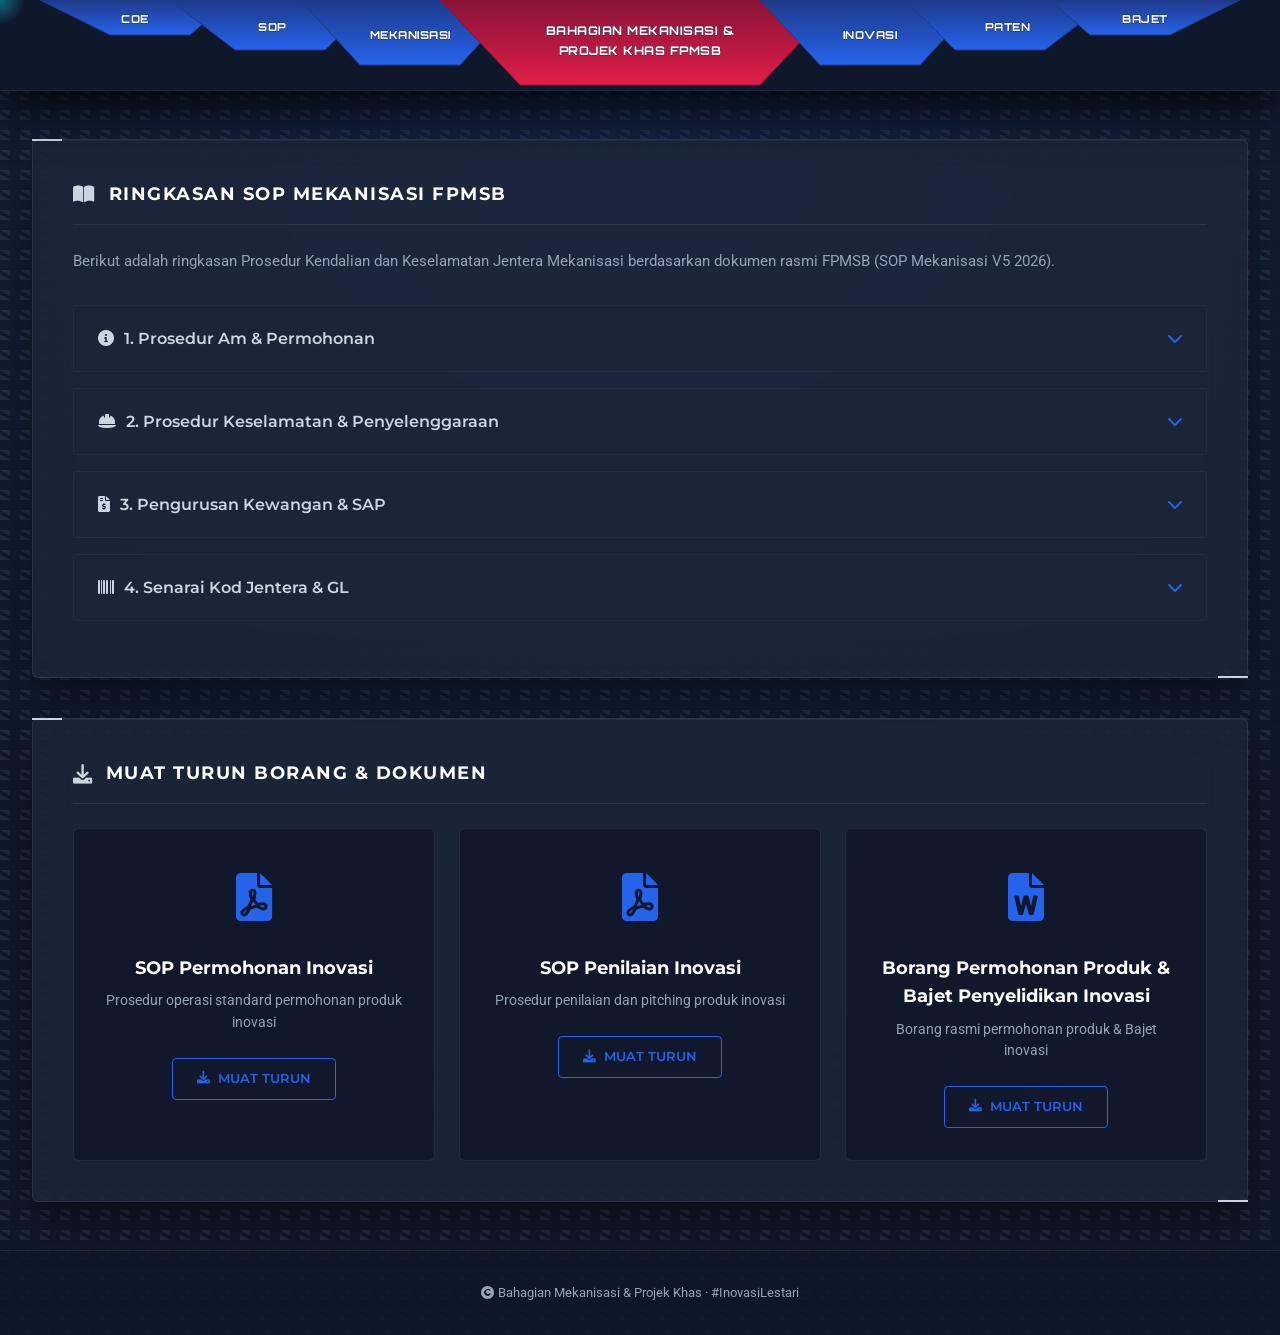
<file: projek-khas/sop.html>
<!DOCTYPE html>
<html lang="ms">
<head>
    <meta charset="UTF-8">
    <meta name="viewport" content="width=device-width, initial-scale=1.0, maximum-scale=5.0, user-scalable=yes">
    <title>SOP & Borang · Bahagian Mekanisasi & Projek Khas</title>
    
    <!-- Font Awesome 6 -->
    <link rel="stylesheet" href="https://cdnjs.cloudflare.com/ajax/libs/font-awesome/6.0.0-beta3/css/all.min.css">
    <!-- Google Fonts -->
    <link href="https://fonts.googleapis.com/css2?family=Montserrat:wght@400;500;600;700;800&family=Roboto:wght@300;400;500;700&family=Orbitron:wght@700;900&display=swap" rel="stylesheet">

    <style>
        /* ========== RESET & VARIABLES ========== */
        * {
            margin: 0;
            padding: 0;
            box-sizing: border-box;
        }

        :root {
            --bg-base: #0f172a;
            --card-bg: rgba(30, 41, 59, 0.7);
            --border-color: rgba(255, 255, 255, 0.08);
            --text-main: #f8fafc;
            --text-muted: #94a3b8;
            --sapphire: #2563eb;
            --ruby: #e11d48;
            --platinum: #cbd5e1;
            --cyan: #00e5ff;
            --green: #00e676;
            --orange: #f59e0b;
        }

        body {
            font-family: 'Roboto', sans-serif;
            color: var(--text-main);
            line-height: 1.6;
            min-height: 100vh;
            display: flex;
            flex-direction: column;
            overflow-x: hidden;
            
            /* Kursor Mentol Inovasi */
            cursor: url('data:image/svg+xml;utf8,<svg xmlns="http://www.w3.org/2000/svg" width="36" height="36" viewBox="0 0 36 36"><path d="M18 2C11.5 2 6.5 7 6.5 13.5C6.5 17.5 9 20.5 11 23V27H25V23C27 20.5 29.5 17.5 29.5 13.5C29.5 7 24.5 2 18 2Z" fill="%232563eb" stroke="%23cbd5e1" stroke-width="1.5"/><path d="M12 28H24V31C24 32.5 22.5 34 21 34H15C13.5 34 12 32.5 12 31V28Z" fill="%23cbd5e1" stroke="%23cbd5e1" stroke-width="1"/><path d="M18 9V17 M15 12L18 17 L21 12" stroke="%2300e5ff" stroke-width="2" fill="none" stroke-linecap="round"/><circle cx="18" cy="17" r="1.5" fill="%2300e5ff"/></svg>') 18 18, auto;
            
            /* Efek Carbon Fibre */
            background-color: var(--bg-base);
            background-image: 
                radial-gradient(circle at 50% 0%, rgba(37, 99, 235, 0.15) 0%, transparent 70%),
                linear-gradient(27deg, #1e293b 5px, transparent 5px),
                linear-gradient(207deg, #1e293b 5px, transparent 5px),
                linear-gradient(27deg, #0f172a 5px, transparent 5px),
                linear-gradient(207deg, #0f172a 5px, transparent 5px),
                linear-gradient(90deg, #111827 10px, transparent 10px),
                linear-gradient(90deg, #111827 10px, transparent 10px);
            background-size: 100% 100%, 20px 20px, 20px 20px, 20px 20px, 20px 20px, 20px 20px, 20px 20px;
            background-position: 0 0, 0 0, 10px 10px, 10px 10px, 20px 20px, 0 0, 10px 10px;
        }

        /* Kursor Mentol (Merah Ruby) untuk hover */
        a, button, .accordion-header, .sop-card {
            cursor: url('data:image/svg+xml;utf8,<svg xmlns="http://www.w3.org/2000/svg" width="36" height="36" viewBox="0 0 36 36"><path d="M18 2C11.5 2 6.5 7 6.5 13.5C6.5 17.5 9 20.5 11 23V27H25V23C27 20.5 29.5 17.5 29.5 13.5C29.5 7 24.5 2 18 2Z" fill="%23e11d48" stroke="%23cbd5e1" stroke-width="1.5"/><path d="M12 28H24V31C24 32.5 22.5 34 21 34H15C13.5 34 12 32.5 12 31V28Z" fill="%23cbd5e1" stroke="%23cbd5e1" stroke-width="1"/><path d="M18 9V17 M15 12L18 17 L21 12" stroke="%23ffffff" stroke-width="2" fill="none" stroke-linecap="round"/><circle cx="18" cy="17" r="1.5" fill="%23ffffff"/></svg>') 18 18, pointer !important;
        }

        /* Efek Glow Pulse (Aura Kursor) */
        #cursor-aura {
            position: fixed;
            top: 0; left: 0;
            width: 60px; height: 60px;
            background: radial-gradient(circle, rgba(0, 229, 255, 0.4) 0%, transparent 60%);
            border-radius: 50%;
            pointer-events: none;
            z-index: 9999;
            transform: translate(-50%, -50%);
            animation: pulseAura 1.5s infinite alternate;
            mix-blend-mode: screen;
            transition: width 0.2s, height 0.2s, background 0.2s;
        }
        body:has(a:hover) #cursor-aura, body:has(.accordion-header:hover) #cursor-aura, body:has(.sop-card:hover) #cursor-aura {
            background: radial-gradient(circle, rgba(225, 29, 72, 0.5) 0%, transparent 60%);
        }
        @keyframes pulseAura {
            0% { transform: translate(-50%, -50%) scale(0.6); opacity: 0.6; }
            100% { transform: translate(-50%, -50%) scale(1.2); opacity: 1; }
        }

        /* ========== SCROLLBAR ========== */
        ::-webkit-scrollbar { width: 8px; height: 8px; }
        ::-webkit-scrollbar-track { background: var(--bg-base); }
        ::-webkit-scrollbar-thumb { background: #475569; border-radius: 4px; }
        ::-webkit-scrollbar-thumb:hover { background: var(--sapphire); }

        /* =========================================
           HEADER NAVIGASI (SMART HUD)
           ========================================= */
        .header-wrapper {
            position: sticky;
            top: 0;
            z-index: 1000;
            width: 100%;
            background: var(--bg-base); 
            display: flex;
            justify-content: center;
            filter: drop-shadow(0 15px 25px rgba(0, 0, 0, 0.9));
            border-bottom: 1px solid var(--border-color);
        }

        .svg-wrapper {
            position: relative;
            z-index: 2; 
            width: 100%;
            max-width: 1200px;
        }

        .header-svg {
            width: 100%;
            height: auto;
            display: block;
            overflow: visible;
        }

        .block-blue { fill: url(#gradSapphire); stroke: #1e3a8a; stroke-width: 1; stroke-linejoin: round; transition: 0.3s; }
        .block-red { fill: url(#gradRuby); stroke: #881337; stroke-width: 1; stroke-linejoin: round; transition: 0.3s; }
        
        .nav-text {
            fill: #ffffff; stroke: #0f172a; stroke-width: 0.5px; paint-order: stroke fill;
            font-family: 'Orbitron', sans-serif; font-size: 11px; font-weight: 800;
            text-anchor: middle; dominant-baseline: middle; pointer-events: none; letter-spacing: 0.5px;
        }
        .nav-text-center {
            fill: #ffffff; stroke: #0f172a; stroke-width: 0.5px; paint-order: stroke fill;
            font-family: 'Orbitron', sans-serif; font-size: 12px; font-weight: 800;
            text-anchor: middle; dominant-baseline: middle; pointer-events: none; letter-spacing: 0.5px;
        }

        .nav-group { transition: 0.3s; }
        .nav-group:hover .block-blue { fill: #3b82f6; filter: drop-shadow(0 0 8px rgba(37, 99, 235, 0.5)); }
        .nav-group:hover .block-red { fill: #f43f5e; filter: drop-shadow(0 0 8px rgba(225, 29, 72, 0.5)); }
        .nav-group:hover .nav-text { fill: #fff; stroke: none; }

        .neon-line {
            fill: none; stroke: var(--platinum); stroke-width: 2; stroke-linecap: round; stroke-linejoin: round;
            stroke-dasharray: 1000; stroke-dashoffset: 1000;
            filter: drop-shadow(0 0 4px #ffffff);
            pointer-events: none; animation: expandFromCenter 4s linear infinite;
        }
        @keyframes expandFromCenter {
            0% { stroke-dashoffset: 1000; opacity: 1; }
            70% { stroke-dashoffset: 0; opacity: 1; }
            100% { stroke-dashoffset: 0; opacity: 0; }
        }

        /* ========== MAIN CONTAINER ========== */
        .main-container {
            flex: 1;
            padding: 3rem 2rem;
            max-width: 1300px;
            margin: 0 auto;
            width: 100%;
            display: flex;
            flex-direction: column;
            gap: 2.5rem;
        }

        /* ========== CARDS ========== */
        .card {
            background: var(--card-bg);
            backdrop-filter: blur(20px);
            border-radius: 6px; 
            padding: 2.5rem;
            border: 1px solid var(--border-color);
            box-shadow: 0 20px 40px rgba(0, 0, 0, 0.4), inset 0 1px 0 rgba(255, 255, 255, 0.05);
            position: relative;
        }

        .card::before, .card::after {
            content: ''; position: absolute; width: 30px; height: 2px; background: var(--platinum);
        }
        .card::before { top: -1px; left: -1px; }
        .card::after { bottom: -1px; right: -1px; }

        .card-title {
            font-family: 'Montserrat', sans-serif;
            font-size: 1.1rem;
            font-weight: 700;
            margin-bottom: 1.5rem;
            display: flex;
            align-items: center;
            gap: 12px;
            color: #fff;
            text-transform: uppercase;
            letter-spacing: 1.5px;
            border-bottom: 1px solid var(--border-color);
            padding-bottom: 1rem;
        }
        .card-title i { color: var(--platinum); font-size: 1.2rem; }

        /* =========================================
           SOP ACCORDION STYLE
           ========================================= */
        .accordion {
            border: 1px solid var(--border-color);
            margin-bottom: 1rem;
            border-radius: 4px;
            overflow: hidden;
            background: rgba(15, 23, 42, 0.6);
        }

        .accordion-header {
            background: rgba(30, 41, 59, 0.8);
            padding: 1.2rem 1.5rem;
            display: flex;
            justify-content: space-between;
            align-items: center;
            transition: all 0.3s ease;
            border-bottom: 1px solid transparent;
        }

        .accordion-header:hover { background: rgba(37, 99, 235, 0.2); }
        .accordion.active .accordion-header { border-bottom-color: var(--border-color); }

        .accordion-title {
            font-family: 'Montserrat', sans-serif;
            font-size: 1rem;
            font-weight: 600;
            color: var(--platinum);
            display: flex;
            align-items: center;
            gap: 10px;
        }

        .accordion-icon {
            color: var(--sapphire);
            transition: transform 0.3s ease;
        }

        .accordion.active .accordion-icon { transform: rotate(180deg); }

        .accordion-content {
            max-height: 0;
            overflow: hidden;
            transition: max-height 0.4s ease-out;
            padding: 0 1.5rem;
        }

        .accordion.active .accordion-content { 
            max-height: 2000px; 
            padding: 1.5rem;
        }

        /* Content Formatting Inside Accordion */
        .sop-content h4 {
            color: var(--cyan);
            font-family: 'Montserrat', sans-serif;
            margin: 1rem 0 0.5rem 0;
            font-size: 0.95rem;
        }
        .sop-content p, .sop-content li {
            font-size: 0.9rem;
            color: #cbd5e1;
            margin-bottom: 0.5rem;
        }
        .sop-content ul, .sop-content ol {
            padding-left: 1.5rem;
            margin-bottom: 1rem;
        }
        .sop-content strong {
            color: #fff;
        }

        /* Table Style inside SOP */
        .sop-table {
            width: 100%;
            border-collapse: collapse;
            margin: 1rem 0;
            font-size: 0.85rem;
        }
        .sop-table th {
            background: rgba(37, 99, 235, 0.2);
            color: var(--cyan);
            padding: 0.8rem;
            text-align: left;
            border-bottom: 2px solid var(--sapphire);
        }
        .sop-table td {
            padding: 0.8rem;
            border-bottom: 1px solid rgba(255, 255, 255, 0.05);
        }

        /* =========================================
           DOWNLOAD CARDS SECTION
           ========================================= */
        .sop-grid {
            display: grid;
            grid-template-columns: repeat(auto-fit, minmax(280px, 1fr));
            gap: 1.5rem;
            margin-top: 1rem;
        }

        .sop-card {
            background: rgba(15, 23, 42, 0.8);
            border: 1px solid var(--border-color);
            border-radius: 6px;
            padding: 2rem;
            text-align: center;
            transition: all 0.3s ease;
            text-decoration: none;
            display: flex;
            flex-direction: column;
            align-items: center;
            position: relative;
            overflow: hidden;
        }

        .sop-card:hover {
            transform: translateY(-5px);
            border-color: var(--sapphire);
            box-shadow: 0 10px 25px rgba(37, 99, 235, 0.2);
        }

        .sop-icon {
            font-size: 3rem;
            color: var(--sapphire);
            margin-bottom: 1rem;
            transition: 0.3s;
        }

        .sop-card:hover .sop-icon {
            color: var(--cyan);
            transform: scale(1.1);
        }

        .sop-title {
            font-family: 'Montserrat', sans-serif;
            font-weight: 700;
            color: #fff;
            font-size: 1.1rem;
            margin-bottom: 0.5rem;
        }

        .sop-desc {
            font-size: 0.85rem;
            color: var(--text-muted);
            margin-bottom: 1.5rem;
        }

        .sop-btn {
            background: transparent;
            color: var(--sapphire);
            border: 1px solid var(--sapphire);
            padding: 0.6rem 1.5rem;
            border-radius: 4px;
            font-family: 'Montserrat', sans-serif;
            font-size: 0.8rem;
            font-weight: 600;
            text-transform: uppercase;
            transition: 0.3s;
            display: flex;
            align-items: center;
            gap: 8px;
        }

        .sop-card:hover .sop-btn {
            background: var(--sapphire);
            color: #fff;
        }

        /* ========== FOOTER ========== */
        footer {
            text-align: center; padding: 2rem; border-top: 1px solid var(--border-color);
            font-size: 0.8rem; color: var(--text-muted); background: rgba(15, 23, 42, 0.9);
        }

        /* ========== RESPONSIVE ========== */
        @media screen and (max-width: 900px) {
            .main-container { padding: 1.5rem 1rem; gap: 1.5rem; }
            .card { padding: 1.5rem; }
            .sop-grid { grid-template-columns: 1fr; }
        }
    </style>
</head>
<body>

    <!-- EFEK GLOW PULSE (AURA) -->
    <div id="cursor-aura"></div>

    <!-- HEADER NAVIGASI (SMART HUD) -->
    <header class="header-wrapper">
        <div class="svg-wrapper">
            <svg class="header-svg" viewBox="0 0 1200 90" xmlns="http://www.w3.org/2000/svg">
                <defs>
                    <linearGradient id="gradSapphire" x1="0%" y1="0%" x2="0%" y2="100%">
                        <stop offset="0%" stop-color="#1e3a8a" />
                        <stop offset="100%" stop-color="#2563eb" />
                    </linearGradient>
                    <linearGradient id="gradRuby" x1="0%" y1="0%" x2="0%" y2="100%">
                        <stop offset="0%" stop-color="#881337" />
                        <stop offset="100%" stop-color="#e11d48" />
                    </linearGradient>
                </defs>

                <a href="coe.html" class="nav-group">
                    <polygon class="block-blue" points="0,0 190,0 150,35 70,35" />
                    <text x="95" y="20" class="nav-text">COE</text>
                </a>
                
                <a href="sop.html" class="nav-group">
                    <polygon class="block-blue" points="130,0 335,0 285,50 195,50" />
                    <text x="232.5" y="28" class="nav-text">SOP</text>
                </a>
                
                <a href="mekanisasi.html" class="nav-group">
                    <polygon class="block-blue" points="260,0 480,0 420,65 320,65" />
                    <text x="370" y="36" class="nav-text">MEKANISASI</text>
                </a>

                <a href="index.html" class="nav-group">
                    <polygon class="block-red" points="400,0 800,0 720,85 480,85" />
                    <text x="600" y="32" class="nav-text-center">BAHAGIAN MEKANISASI &amp;</text>
                    <text x="600" y="52" class="nav-text-center">PROJEK KHAS FPMSB</text>
                </a>
                
                <a href="inovasi.html" class="nav-group">
                    <polygon class="block-blue" points="720,0 940,0 880,65 780,65" />
                    <text x="830" y="36" class="nav-text">INOVASI</text>
                </a>
                
                <a href="paten.html" class="nav-group">
                    <polygon class="block-blue" points="865,0 1070,0 1005,50 915,50" />
                    <text x="967.5" y="28" class="nav-text">PATEN</text>
                </a>
                
                <a href="budget.html" class="nav-group">
                    <polygon class="block-blue" points="1010,0 1200,0 1130,35 1050,35" />
                    <text x="1105" y="20" class="nav-text">BAJET</text>
                </a>

                <path class="neon-line" d="M 600,85 L 480,85 L 420,65 L 320,65 L 285,50 L 195,50 L 150,35 L 70,35 L 0,35" />
                <path class="neon-line" d="M 600,85 L 720,85 L 780,65 L 880,65 L 915,50 L 1005,50 L 1050,35 L 1130,35 L 1200,35" />
            </svg>
        </div>
    </header>

    <!-- MAIN CONTENT -->
    <main class="main-container">
        
        <!-- BAHAGIAN 1: RINGKASAN SOP MEKANISASI -->
        <section class="card">
            <div class="card-title"><i class="fas fa-book-open"></i> RINGKASAN SOP MEKANISASI FPMSB</div>
            
            <p class="intro-text" style="color: var(--text-muted); margin-bottom: 2rem; font-size: 0.95rem;">
                Berikut adalah ringkasan Prosedur Kendalian dan Keselamatan Jentera Mekanisasi berdasarkan dokumen rasmi FPMSB (SOP Mekanisasi V5 2026).
            </p>

            <!-- Accordion 1: Prosedur Am -->
            <div class="accordion" onclick="toggleAccordion(this)">
                <div class="accordion-header">
                    <div class="accordion-title"><i class="fas fa-info-circle"></i> 1. Prosedur Am & Permohonan</div>
                    <i class="fas fa-chevron-down accordion-icon"></i>
                </div>
                <div class="accordion-content sop-content">
                    <h4>Definisi Mekanisasi</h4>
                    <p>Penggunaan alat/jentera mekanisasi bagi menggantikan tenaga manusia atau haiwan dalam perlaksanaan operasi ladang.</p>
                    
                    <h4>Keperluan Mekanisasi (Kalkulator)</h4>
                    <p>Pihak projek perlu merancang berdasarkan:</p>
                    <ul>
                        <li>Luas kawasan keseluruhan & luas kawasan rata</li>
                        <li>Luas kawasan berbukit</li>
                        <li>Umur pokok</li>
                        <li>Peratus penyertaan peneroka</li>
                    </ul>

                    <h4>Aliran Proses Permohonan (3 Hari Setiap Fasa)</h4>
                    <ol>
                        <li><strong>Projek:</strong> Kira keperluan, isi borang, hantar ke Wilayah.</li>
                        <li><strong>Wilayah:</strong> Meneliti, kenal pasti pembekal, pengesahan RC, hantar ke Ibu Pejabat.</li>
                        <li><strong>Ibu Pejabat:</strong> Meneliti, keluar surat kuasa tanda tangan perjanjian sewa.</li>
                        <li><strong>Wilayah:</strong> Tandatangan perjanjian (RC), pastikan "duti setem", salinan ke Ibu Pejabat & Projek.</li>
                        <li><strong>Projek:</strong> Terima jentera, latihan operator, bayar sewa (Statement of Account).</li>
                    </ol>
                </div>
            </div>

            <!-- Accordion 2: Keselamatan -->
            <div class="accordion" onclick="toggleAccordion(this)">
                <div class="accordion-header">
                    <div class="accordion-title"><i class="fas fa-hard-hat"></i> 2. Prosedur Keselamatan & Penyelenggaraan</div>
                    <i class="fas fa-chevron-down accordion-icon"></i>
                </div>
                <div class="accordion-content sop-content">
                    <h4>Persediaan Sebelum Operasi</h4>
                    <ul>
                        <li>Periksa enjin, bateri, gear, brek, tekanan tayar (28PSI depan, 30PSI belakang), dan nat.</li>
                        <li>Hanya operator bertauliah (mempunyai Sijil Pengendalian Jentera dari pembekal) dibenarkan memandu.</li>
                    </ul>

                    <h4>Semasa Operasi</h4>
                    <ul>
                        <li>Wajib memakai topi dan kasut keselamatan.</li>
                        <li>Gunakan <strong>Gear 1 atau R (Reverse)</strong> sahaja semasa bekerja. Gear 2/3 hanya untuk pemanduan biasa.</li>
                        <li>Kurangkan muatan 40-50% di kawasan cerun melebihi 20 darjah.</li>
                        <li>Alatan tajam (parang, sabit) tidak dibenarkan dibawa di atas jentera.</li>
                    </ul>

                    <h4>Selepas Operasi & Penyelenggaraan</h4>
                    <ul>
                        <li>Jentera wajib disimpan di Pejabat (tidak dibenarkan di ladang).</li>
                        <li><strong>Harian:</strong> Isi minyak/diesel (petang), cas bateri EV (setiap 2 hari), cuci jentera, kemaskini Buku Log.</li>
                        <li><strong>Mingguan:</strong> Cuci penapis udara, gris, periksa belting.</li>
                        <li><strong>Bulanan (200 jam):</strong> Tukar minyak enjin (SAE40), penapis minyak/diesel/udara. Minyak gearbox (SAE90) setiap 1,000 jam.</li>
                    </ul>
                </div>
            </div>

            <!-- Accordion 3: Kewangan -->
            <div class="accordion" onclick="toggleAccordion(this)">
                <div class="accordion-header">
                    <div class="accordion-title"><i class="fas fa-file-invoice-dollar"></i> 3. Pengurusan Kewangan & SAP</div>
                    <i class="fas fa-chevron-down accordion-icon"></i>
                </div>
                <div class="accordion-content sop-content">
                    <h4>Perekodan Transaksi</h4>
                    <p>Semua kos sewaan, upah pemandu, minyak/diesel, dan penyelenggaraan mesti direkod ke dalam sistem SAP (Modul FI) setiap hari.</p>
                    
                    <h4>Kod GL & Caj IO (F-43)</h4>
                    <p>Kos dicaj ke IO Operasi Wilayah menggunakan transaksi F-43. Contoh GL yang terlibat:</p>
                    <ul>
                        <li><strong>55000415:</strong> Penuaian</li>
                        <li><strong>55000416:</strong> Pembajaan</li>
                        <li><strong>55000410:</strong> Merumput</li>
                        <li><strong>55000414:</strong> Penjagaan Jalan Pertanian</li>
                        <li><strong>58150060:</strong> Diesel/Petrol</li>
                    </ul>
                    <p><em>Nota: Projek perlu buat pelarasan jurnal (F-02) ke IO sebenar sebelum 5hb setiap bulan.</em></p>
                </div>
            </div>

            <!-- Accordion 4: Kod Jentera -->
            <div class="accordion" onclick="toggleAccordion(this)">
                <div class="accordion-header">
                    <div class="accordion-title"><i class="fas fa-barcode"></i> 4. Senarai Kod Jentera & GL</div>
                    <i class="fas fa-chevron-down accordion-icon"></i>
                </div>
                <div class="accordion-content sop-content">
                    <p>Setiap jentera mempunyai kod unik untuk laporan dan caj kewangan.</p>
                    <table class="sop-table">
                        <thead>
                            <tr>
                                <th>Jenis Jentera</th>
                                <th>Kod</th>
                                <th>GL Terlibat</th>
                            </tr>
                        </thead>
                        <tbody>
                            <tr><td>3 Wheeler (Badang)</td><td>BDG</td><td>Penuaian, Kawalan Kelembapan</td></tr>
                            <tr><td>3 Wheeler (Ck Tank)</td><td>CKT</td><td>Penuaian, Kawalan Kelembapan</td></tr>
                            <tr><td>4 Wheeler (Komodo)</td><td>KOM</td><td>Penuaian, Pelbagai Belanja</td></tr>
                            <tr><td>Crawler (Land Surf)</td><td>LSU</td><td>Pelbagai Belanja</td></tr>
                            <tr><td>Evakuasi BTS (Bin)</td><td>BIN</td><td>Penuaian</td></tr>
                            <tr><td>Membaja (Spreader)</td><td>SPD</td><td>Membaja</td></tr>
                            <tr><td>Merumput (Carabao)</td><td>CSY</td><td>Merumput, Kawalan Musuh</td></tr>
                            <tr><td>Merumput (Pam CDA)</td><td>CDA</td><td>Pelbagai Belanja</td></tr>
                            <tr><td>Alat Tuai (Palm Cutter)</td><td>PCU</td><td>Penuaian, Pembersihan Pokok</td></tr>
                        </tbody>
                    </table>
                </div>
            </div>

        </section>

        <!-- BAHAGIAN 2: MUAT TURUN BORANG -->
        <section class="card">
            <div class="card-title"><i class="fas fa-download"></i> MUAT TURUN BORANG & DOKUMEN</div>
            
            <div class="sop-grid">
                <!-- Borang 1 -->
                <a href="https://drive.google.com/file/d/181oo4Ed2n0UDV2qV3EEEI-vMz2k1lY3G/view?usp=drivesdk" target="_blank" class="sop-card">
                    <div class="sop-icon"><i class="fas fa-file-pdf"></i></div>
                    <div class="sop-title">SOP Permohonan Inovasi</div>
                    <div class="sop-desc">Prosedur operasi standard permohonan produk inovasi</div>
                    <div class="sop-btn"><i class="fas fa-download"></i> Muat Turun</div>
                </a>

                <!-- Borang 2 -->
                <a href="https://drive.google.com/file/d/1sOlYL7ops4gTcevIywYiu1D1yDBNFE-E/view?usp=drivesdk" target="_blank" class="sop-card">
                    <div class="sop-icon"><i class="fas fa-file-pdf"></i></div>
                    <div class="sop-title">SOP Penilaian Inovasi</div>
                    <div class="sop-desc">Prosedur penilaian dan pitching produk inovasi</div>
                    <div class="sop-btn"><i class="fas fa-download"></i> Muat Turun</div>
                </a>

                <!-- Borang 3 -->
                <a href="https://view.officeapps.live.com/op/view.aspx?src=https%3A%2F%2Fraw.githubusercontent.com%2Fmohdnazri9285%2Funit-projek-khas%2Frefs%2Fheads%2Fmain%2Fprojek-khas%2Fborang%2Fborang%2520permohonan%2520produk%2520%2526%2520bajet%2520penyelidikan%2520inovasi.docx&wdOrigin=BROWSELINK" target="_blank" class="sop-card">
                    <div class="sop-icon"><i class="fas fa-file-word"></i></div>
                    <div class="sop-title">Borang Permohonan Produk & Bajet Penyelidikan Inovasi</div>
                    <div class="sop-desc">Borang rasmi permohonan produk & Bajet inovasi</div>
                    <div class="sop-btn"><i class="fas fa-download"></i> Muat Turun</div>
                </a>
            </div>
        </section>

    </main>
    
    <footer>
        <i class="fas fa-copyright"></i> Bahagian Mekanisasi & Projek Khas · #InovasiLestari
    </footer>

    <!-- JAVASCRIPT -->
    <script>
        // Logik Kursor Aura
        const aura = document.getElementById('cursor-aura');
        document.addEventListener('mousemove', (e) => {
            aura.style.left = e.clientX + 'px';
            aura.style.top = e.clientY + 'px';
        });
        document.addEventListener('mouseleave', () => { aura.style.opacity = '0'; });
        document.addEventListener('mouseenter', () => { aura.style.opacity = '1'; });

        // Accordion Logic
        function toggleAccordion(element) {
            element.classList.toggle('active');
        }
    </script>
</body>
</html>
</file>
